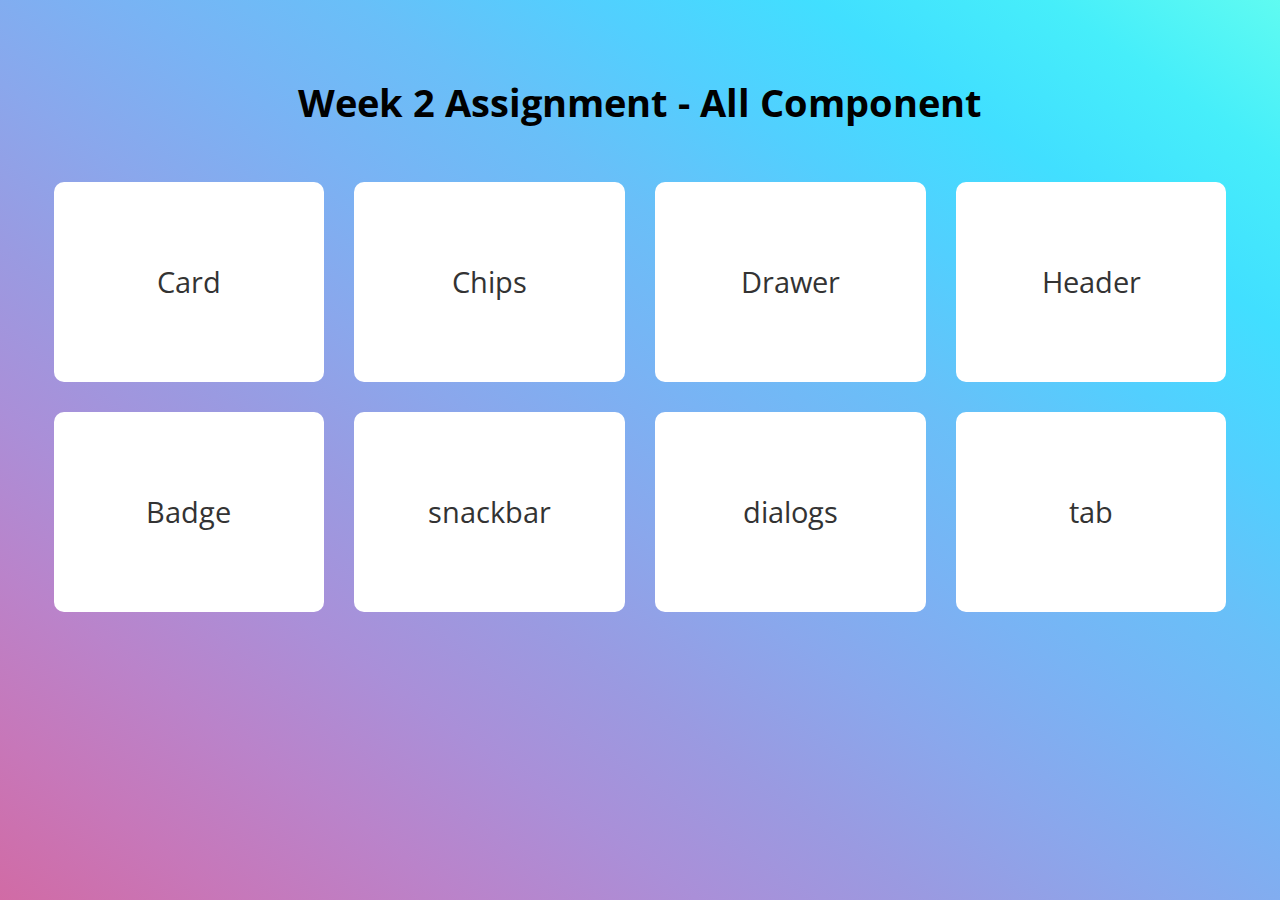
<file: index.html>
<!DOCTYPE html>
<html lang="en">
<head>
    <meta charset="UTF-8">
    <meta http-equiv="X-UA-Compatible" content="IE=edge">
    <meta name="viewport" content="width=device-width, initial-scale=1.0">
    <link rel="stylesheet" href="./style/styles.css">
    <link rel="stylesheet" href="./style/main.css">
    <title>Components | Home</title>
</head>
<body>
    <h1>Week 2 Assignment - All Component</h1>
    <div class="home__grid">
        <a href="https://css-components-lomesh.netlify.app/components/cards.html"><div class="home__card">Card</div></a>
        <a href="https://css-components-lomesh.netlify.app/components/chips.html"><div class="home__chip">Chips</div></a>
        <a href="https://css-components-lomesh.netlify.app/components/drawer.html"><div class="home__drawer">Drawer</div></a>
        <a href="https://css-components-lomesh.netlify.app/components/header/header.html"><div class="home__header">Header</div></a>
        <a href="https://css-components-lomesh.netlify.app/components/badges.html"><div class="home__badge">Badge</div></a>
        <a href="https://css-components-lomesh.netlify.app/components/snackbar.html"><div class="home__snackbar">snackbar</div></a>
        <a href="https://css-components-lomesh.netlify.app/components/dialouge.html"><div class="home__dialog">dialogs</div></a>
        <a href="https://css-components-lomesh.netlify.app/components/tabs.html"><div class="home__tab">tab</div></a>
    </div>
</body>
</html>
</file>
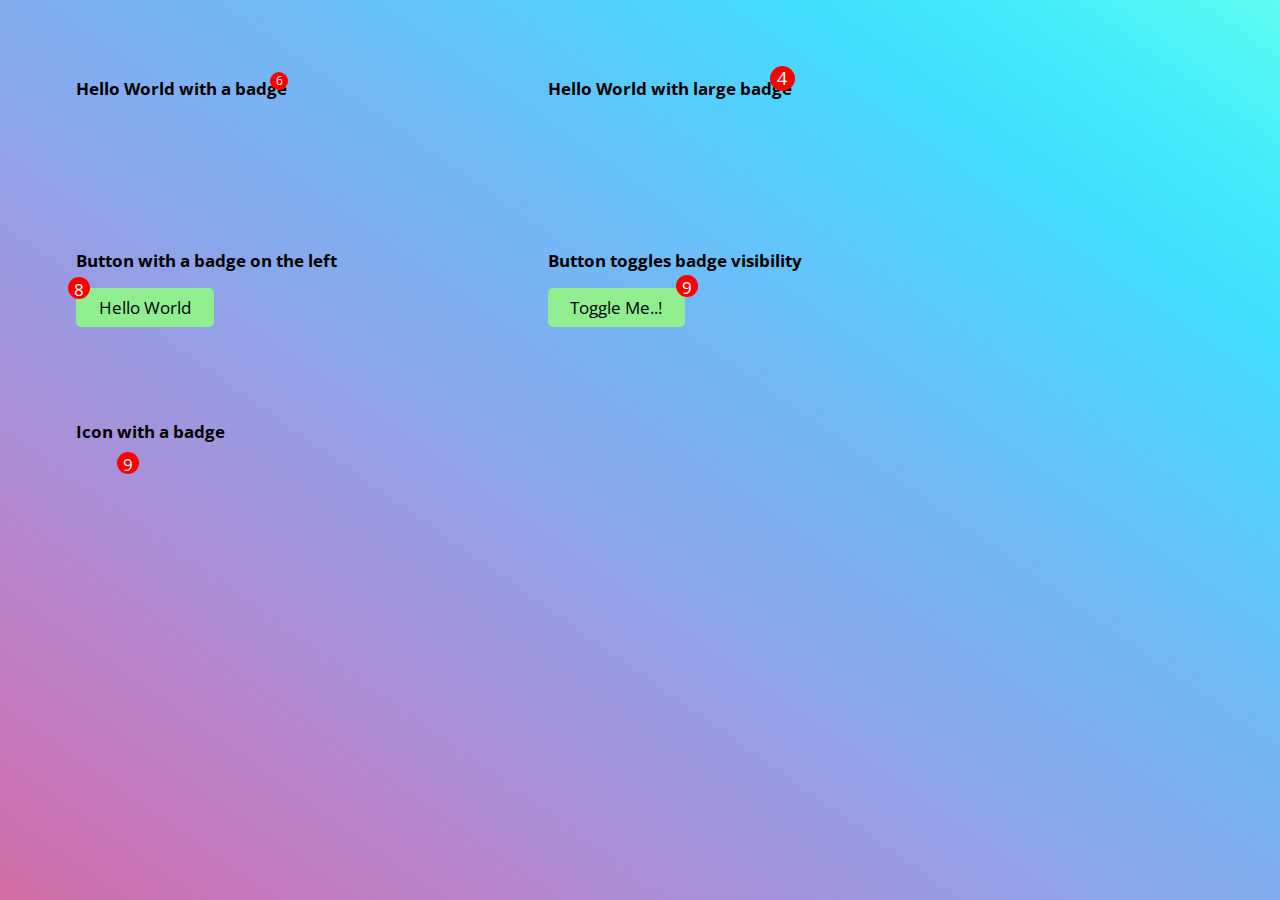
<file: components/badges.html>
<!DOCTYPE html>
<html lang="en">
<head>
    <meta charset="UTF-8">
    <meta http-equiv="X-UA-Compatible" content="IE=edge">
    <meta name="viewport" content="width=device-width, initial-scale=1.0">
    <link rel="stylesheet" href="../style/styles.css">
    <link rel="stylesheet" href="../style/badges.css">
    <link
      rel="stylesheet"
      href="https://pro.fontawesome.com/releases/v5.10.0/css/all.css"
      integrity="sha384-AYmEC3Yw5cVb3ZcuHtOA93w35dYTsvhLPVnYs9eStHfGJvOvKxVfELGroGkvsg+p"
      crossorigin="anonymous"
    />
    <title>Badge Component</title>
</head>
<body>
    <div class="badge__component">
        
        <div class="small__badge">
            <h3>Hello World with a badge</h3>
            <span>6</span>
        </div>

        <div class="large__badge">
            <h3>Hello World with large badge</h3>
            <span>4</span>
        </div>

        <div class="button__badge">
            <h3>Button with a badge on the left</h3>
            <button>Hello World</button>
            <span>8</span>
        </div>

        <div class="toggle__badge">
            <h3>Button toggles badge visibility</h3>
            <button onclick="toggleSpanElements()">Toggle Me..!</button>
            <span id="hide">9</span>
        </div>

        <div class="icon__badge">
            <h3>Icon with a badge</h3>
            <i class="fa fa-envelope fa-3x" aria-hidden="true"></i>
            <span>9</span>
        </div>
    
    </div>

    <script>
        const toggleSpanElements = () => {
            var span1 = document.querySelector('#hide');
            span1.style.display = span1.style.display === 'none' ? 'block' : 'none';
        }
    </script>
</body>
</html>
</file>
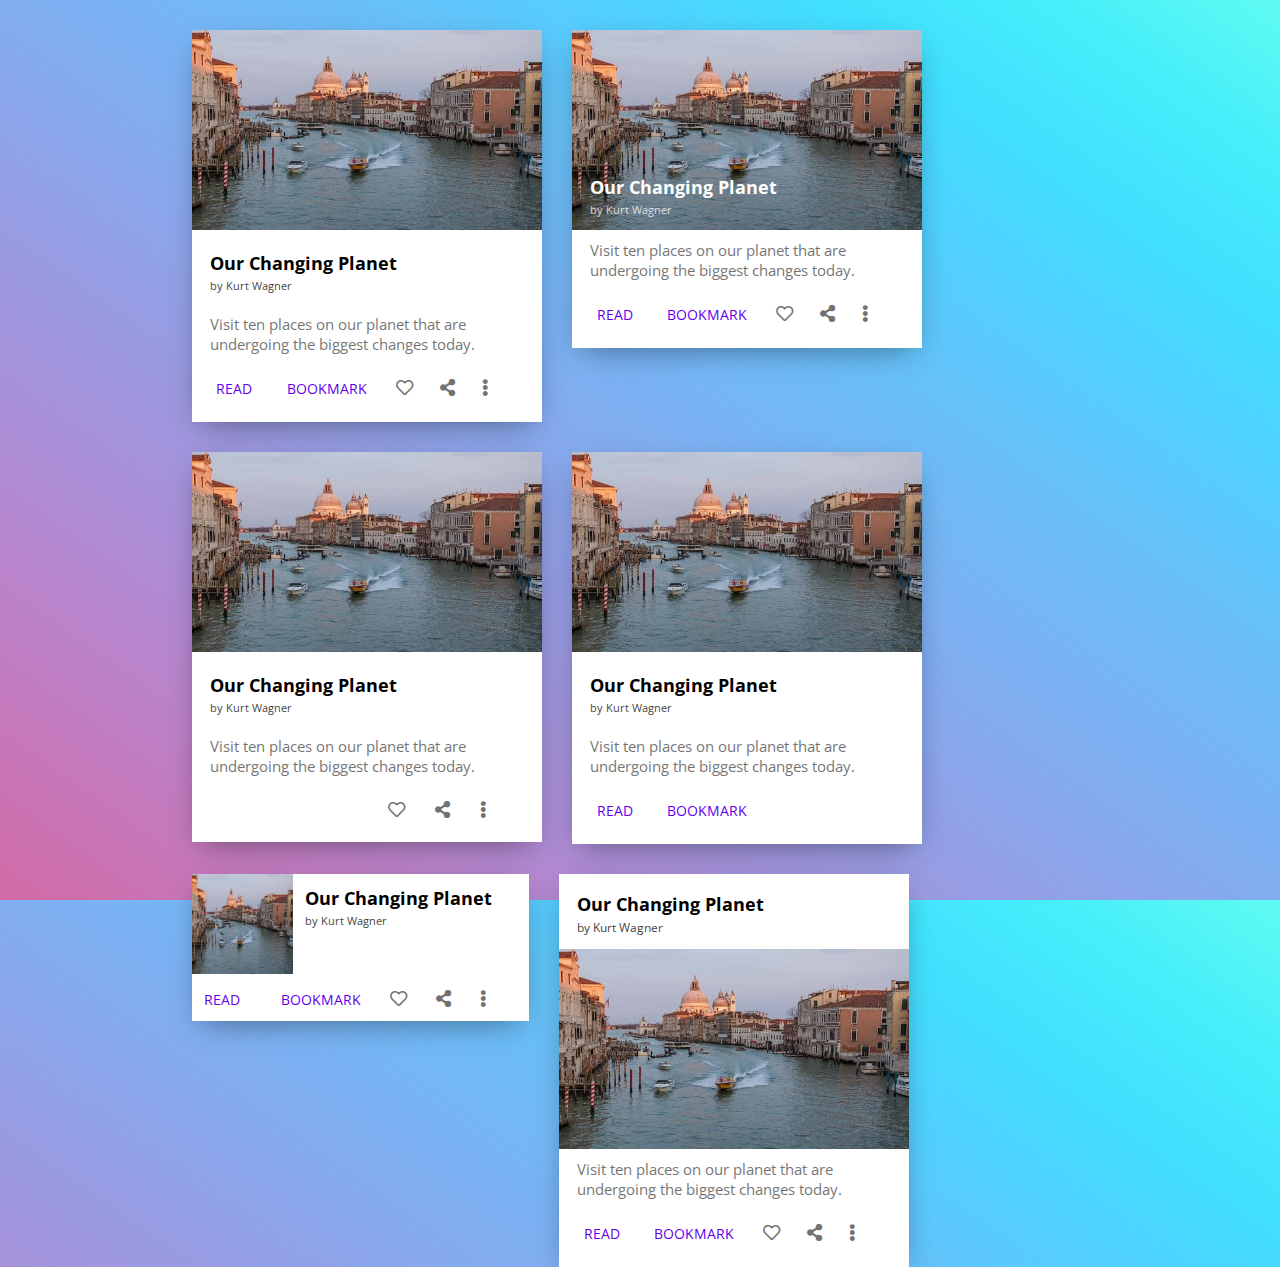
<file: components/cards.html>
<!DOCTYPE html>
<html lang="en">
  <head>
    <meta charset="UTF-8" />
    <meta http-equiv="X-UA-Compatible" content="IE=edge" />
    <meta name="viewport" content="width=device-width, initial-scale=1.0" />
    <link rel="stylesheet" href="../style/styles.css" />
    <link rel="stylesheet" href="../style/cards.css" />
    <link
      rel="stylesheet"
      href="https://cdnjs.cloudflare.com/ajax/libs/font-awesome/5.15.4/css/all.min.css"
      integrity="sha512-1ycn6IcaQQ40/MKBW2W4Rhis/DbILU74C1vSrLJxCq57o941Ym01SwNsOMqvEBFlcgUa6xLiPY/NS5R+E6ztJQ=="
      crossorigin="anonymous"
      referrerpolicy="no-referrer"
    />
    <title>Card Component</title>
  </head>
  <body>

    <div class="card-components">


      <div class="card cardOne">
        <div class="hidden__heading">
          <h2 class="card__info card__heading--first">Our Changing Planet</h2>
          <p class="card__info card__heading--second">by Kurt Wagner</p>
        </div>
        <div class="section__one">
          <div class="img">
            <img class="card__img" src="../images/card-bg.jpg" alt="demo" />
          </div>
          <div class="heading">
            <h2 class="card__info card__heading--first">Our Changing Planet</h2>
            <p class="card__info card__heading--second">by Kurt Wagner</p>
          </div>
        </div>
        <div class="para">
          <p class="card__info card__desc">
            Visit ten places on our planet that are undergoing the biggest
            changes today.
          </p>
        </div>
        <div class="card__info card__footer">
          <div class="card__footer--first">
            <button class="card__button">READ</button>
            <button class="card__button">BOOKMARK</button>
          </div>
          <div class="card__info card__footer--second">
            <i class="far fa-heart"></i>
            <i class="fas fa-share-alt"></i>
            <i class="fas fa-ellipsis-v"></i>
          </div>
        </div>
      </div>


      <div class="card cardTwo">
        <div class="hidden__heading">
          <h2 class="card__info card__heading--first">Our Changing Planet</h2>
          <p class="card__info card__heading--second">by Kurt Wagner</p>
        </div>
        <div class="section__one">
          <div class="img">
            <img class="card__img" src="../images/card-bg.jpg" alt="demo" />
          </div>
          <div class="heading">
            <h2 class="card__info card__heading--first">Our Changing Planet</h2>
            <p class="card__info card__heading--second">by Kurt Wagner</p>
          </div>
        </div>
        <div class="para">
          <p class="card__info card__desc">
            Visit ten places on our planet that are undergoing the biggest
            changes today.
          </p>
        </div>
        <div class="card__info card__footer">
          <div class="card__footer--first">
            <button class="card__button">READ</button>
            <button class="card__button">BOOKMARK</button>
          </div>
          <div class="card__info card__footer--second">
            <i class="far fa-heart"></i>
            <i class="fas fa-share-alt"></i>
            <i class="fas fa-ellipsis-v"></i>
          </div>
        </div>
      </div>


      <div class="card cardThree">
        <div class="hidden__heading">
          <h2 class="card__info card__heading--first">Our Changing Planet</h2>
          <p class="card__info card__heading--second">by Kurt Wagner</p>
        </div>
        <div class="section__one">
          <div class="img">
            <img class="card__img" src="../images/card-bg.jpg" alt="demo" />
          </div>
          <div class="heading">
            <h2 class="card__info card__heading--first">Our Changing Planet</h2>
            <p class="card__info card__heading--second">by Kurt Wagner</p>
          </div>
        </div>
        <div class="para">
          <p class="card__info card__desc">
            Visit ten places on our planet that are undergoing the biggest
            changes today.
          </p>
        </div>
        <div class="card__info card__footer">
          <div class="card__footer--first">
            <button class="card__button">READ</button>
            <button class="card__button">BOOKMARK</button>
          </div>
          <div class="card__info card__footer--second">
            <i class="far fa-heart"></i>
            <i class="fas fa-share-alt"></i>
            <i class="fas fa-ellipsis-v"></i>
          </div>
        </div>
      </div>


      <div class="card cardFour">
        <div class="hidden__heading">
          <h2 class="card__info card__heading--first">Our Changing Planet</h2>
          <p class="card__info card__heading--second">by Kurt Wagner</p>
        </div>
        <div class="section__one">
          <div class="img">
            <img class="card__img" src="../images/card-bg.jpg" alt="demo" />
          </div>
          <div class="heading">
            <h2 class="card__info card__heading--first">Our Changing Planet</h2>
            <p class="card__info card__heading--second">by Kurt Wagner</p>
          </div>
        </div>
        <div class="para">
          <p class="card__info card__desc">
            Visit ten places on our planet that are undergoing the biggest
            changes today.
          </p>
        </div>
        <div class="card__info card__footer">
          <div class="card__footer--first">
            <button class="card__button">READ</button>
            <button class="card__button">BOOKMARK</button>
          </div>
          <div class="card__info card__footer--second">
            <i class="far fa-heart"></i>
            <i class="fas fa-share-alt"></i>
            <i class="fas fa-ellipsis-v"></i>
          </div>
        </div>
      </div>


      <div class="card cardFive">
        <div class="hidden__heading">
          <h2 class="card__info card__heading--first">Our Changing Planet</h2>
          <p class="card__info card__heading--second">by Kurt Wagner</p>
        </div>
        <div class="section__one">
          <div class="img">
            <img class="card__img" src="../images/card-bg.jpg" alt="demo" />
          </div>
          <div class="heading">
            <h2 class="card__info card__heading--first">Our Changing Planet</h2>
            <p class="card__info card__heading--second">by Kurt Wagner</p>
          </div>
        </div>
        <div class="para">
          <p class="card__info card__desc">
            Visit ten places on our planet that are undergoing the biggest
            changes today.
          </p>
        </div>
        <div class="card__info card__footer">
          <div class="card__footer--first">
            <button class="card__button">READ</button>
            <button class="card__button">BOOKMARK</button>
          </div>
          <div class="card__info card__footer--second">
            <i class="far fa-heart"></i>
            <i class="fas fa-share-alt"></i>
            <i class="fas fa-ellipsis-v"></i>
          </div>
        </div>
      </div>
      

      <div class="card cardSix">
        <div class="hidden__heading">
          <h2 class="card__info card__heading--first">Our Changing Planet</h2>
          <p class="card__info card__heading--second">by Kurt Wagner</p>
        </div>
        <div class="section__one">
          <div class="img">
            <img class="card__img" src="../images/card-bg.jpg" alt="demo" />
          </div>
          <div class="heading">
            <h2 class="card__info card__heading--first">Our Changing Planet</h2>
            <p class="card__info card__heading--second">by Kurt Wagner</p>
          </div>
        </div>
        <div class="para">
          <p class="card__info card__desc">
            Visit ten places on our planet that are undergoing the biggest
            changes today.
          </p>
        </div>
        <div class="card__info card__footer">
          <div class="card__footer--first">
            <button class="card__button">READ</button>
            <button class="card__button">BOOKMARK</button>
          </div>
          <div class="card__info card__footer--second">
            <i class="far fa-heart"></i>
            <i class="fas fa-share-alt"></i>
            <i class="fas fa-ellipsis-v"></i>
          </div>
        </div>
      </div>
    </div>
  </body>
</html>
</file>
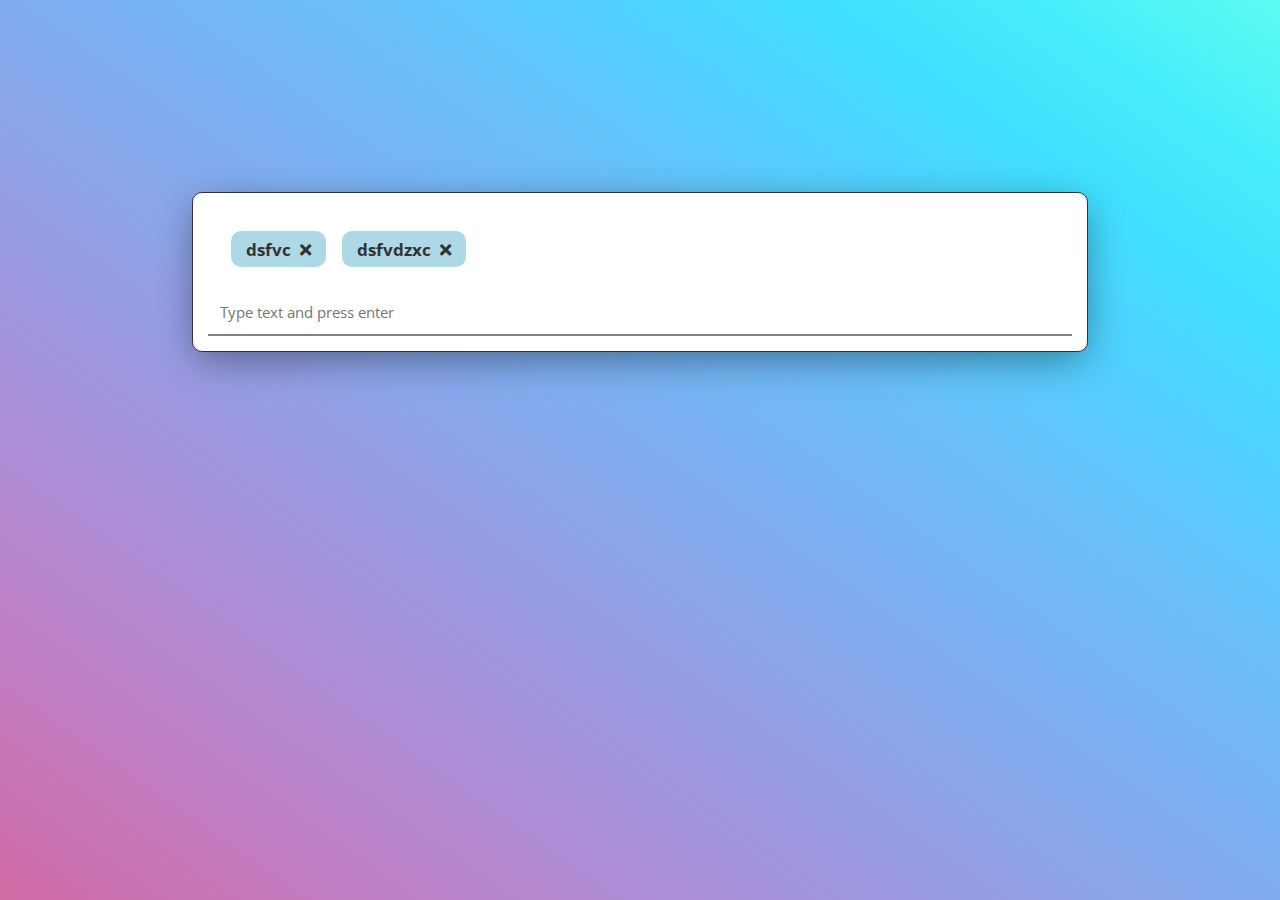
<file: components/chips.html>
<!DOCTYPE html>
<html lang="en">
<head>
    <meta charset="UTF-8">
    <meta http-equiv="X-UA-Compatible" content="IE=edge">
    <meta name="viewport" content="width=device-width, initial-scale=1.0">
    <link rel="stylesheet" href="../style/styles.css">
    <link rel="stylesheet" href="../style/chips.css">
    <link rel="stylesheet" href="https://cdnjs.cloudflare.com/ajax/libs/font-awesome/5.15.4/css/all.min.css" integrity="sha512-1ycn6IcaQQ40/MKBW2W4Rhis/DbILU74C1vSrLJxCq57o941Ym01SwNsOMqvEBFlcgUa6xLiPY/NS5R+E6ztJQ==" crossorigin="anonymous" referrerpolicy="no-referrer" />
    <title>Chip Component</title>
</head>
<body>
    <div class="chips__outer">
        <div class="chips__store" id="chipStore">
            <h1  id="del" >dsfvc <i class="fas fa-times" onclick="remove(event)"></i></h1>
            <h1  id="del" >dsfvdzxc <i class="fas fa-times" onclick="remove(event)"></i></h1>
        </div>
        <input class="chips__input" id="chipInput" type="text" placeholder="Type text and press enter" >
    </div>

    <script>

        function remove(e) {
            e.target.parentElement.remove();
        }

        function newElement(){
            var h1 = document.createElement('h1');
            h1.setAttribute('id','del');
            var inputValue = document.getElementById("chipInput").value;
            h1.innerHTML =`${inputValue} <i class="fas fa-times" onclick="remove(event)"></i>`
                if (inputValue === '') {
                alert("You must write something!");
                } 
                else 
                {
                    document.getElementById("chipStore").appendChild(h1);
                }
            document.getElementById("chipInput").value = "";
        }

        document.addEventListener("keydown", function (event) 
        {
            if (event.keyCode === 13) {
            newElement();
        }
        });
    </script>
</body>
</html>
</file>
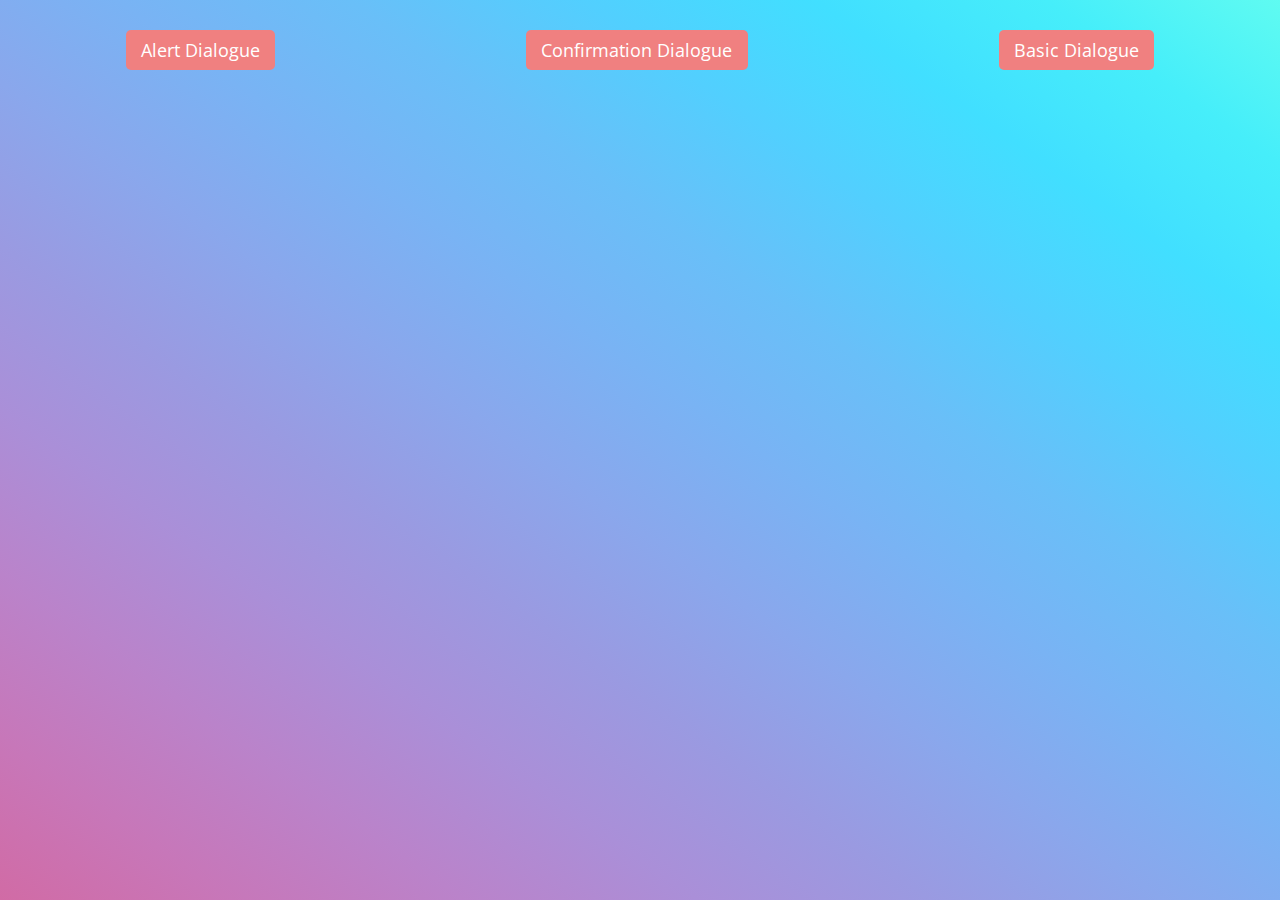
<file: components/dialouge.html>
<!DOCTYPE html>
<html lang="en" >
<head>
    <meta charset="UTF-8">
    <meta http-equiv="X-UA-Compatible" content="IE=edge">
    <meta name="viewport" content="width=device-width, initial-scale=1.0">
    <link rel="stylesheet" href="../style/dialouge.css">
    <link rel="stylesheet" href="../style/styles.css">
    <title>Dialogue Component</title>
</head>
<body>
    <div class="button__all">
        <button class="first__popup_btn" onclick="openfirst()">Alert Dialogue</button>
        <button class="second__popup_btn" onclick="opensecond()">Confirmation Dialogue</button>
        <button class="second__popup_btn" onclick="openthird()">Basic Dialogue</button>
    </div>

    <div class="main__outer" onclick="closethird()">

    <div class="first__popup center">
        <h3>Hello Neogrammers !</h3>
        <p>Lorem Ipsum is simply dummy text of the 
            printing and typesetting industry.</p>
        <button onclick="closefirst()" >Close</button>
    </div>



    <div class="second__popup center">
        <h3>Hello Neogrammers !</h3>
        <h3>Dont forget to practice these all things</h3>
        <div class="second__buttons--flex">
            <h4><input  type="radio" name="Flexbox"> Flexbox</h4>
            <h4><input  type="radio" name="Flexbox"> Position</h4>
            <h4><input  type="radio" name="Flexbox"> Grid</h4>
            <h4><input  type="radio" name="Flexbox"> Responsive</h4>
            <h4><input  type="radio" name="Flexbox"> Stacking context</h4>
            <h4><input  type="radio" name="Flexbox"> Z-index</h4>
            <h4><input  type="radio" name="Flexbox"> Flexbox</h4>
        </div>
        <button onclick="closesecond()">Close</button>
    </div>


    <div class="third__popup center">
        <p>Lorem Ipsum is simply dummy text of the 
            printing and typesetting industry.</p>
        <p>Lorem Ipsum is simply dummy text of the 
            printing and typesetting industry.</p>
        <p>Lorem Ipsum is simply dummy text of the 
            printing and typesetting industry.</p>
    </div>

</div>



    <script>
        const openfirst = () => {
            document.getElementsByClassName("first__popup")[0].classList.add("active");
        }
        const closefirst = () => {
            document.getElementsByClassName("first__popup")[0].classList.remove("active");
        }


        const opensecond = () => {
            document.getElementsByClassName("second__popup")[0].classList.add("active");
        }
        const closesecond = () => {
            document.getElementsByClassName("second__popup")[0].classList.remove("active");
        }
         

        const openthird = () => {
            document.getElementsByClassName("third__popup")[0].classList.add("active");
        }
        const closethird = () => {
            document.getElementsByClassName("third__popup")[0].classList.remove("active");
        }
    </script>


</body>
</html>
</file>
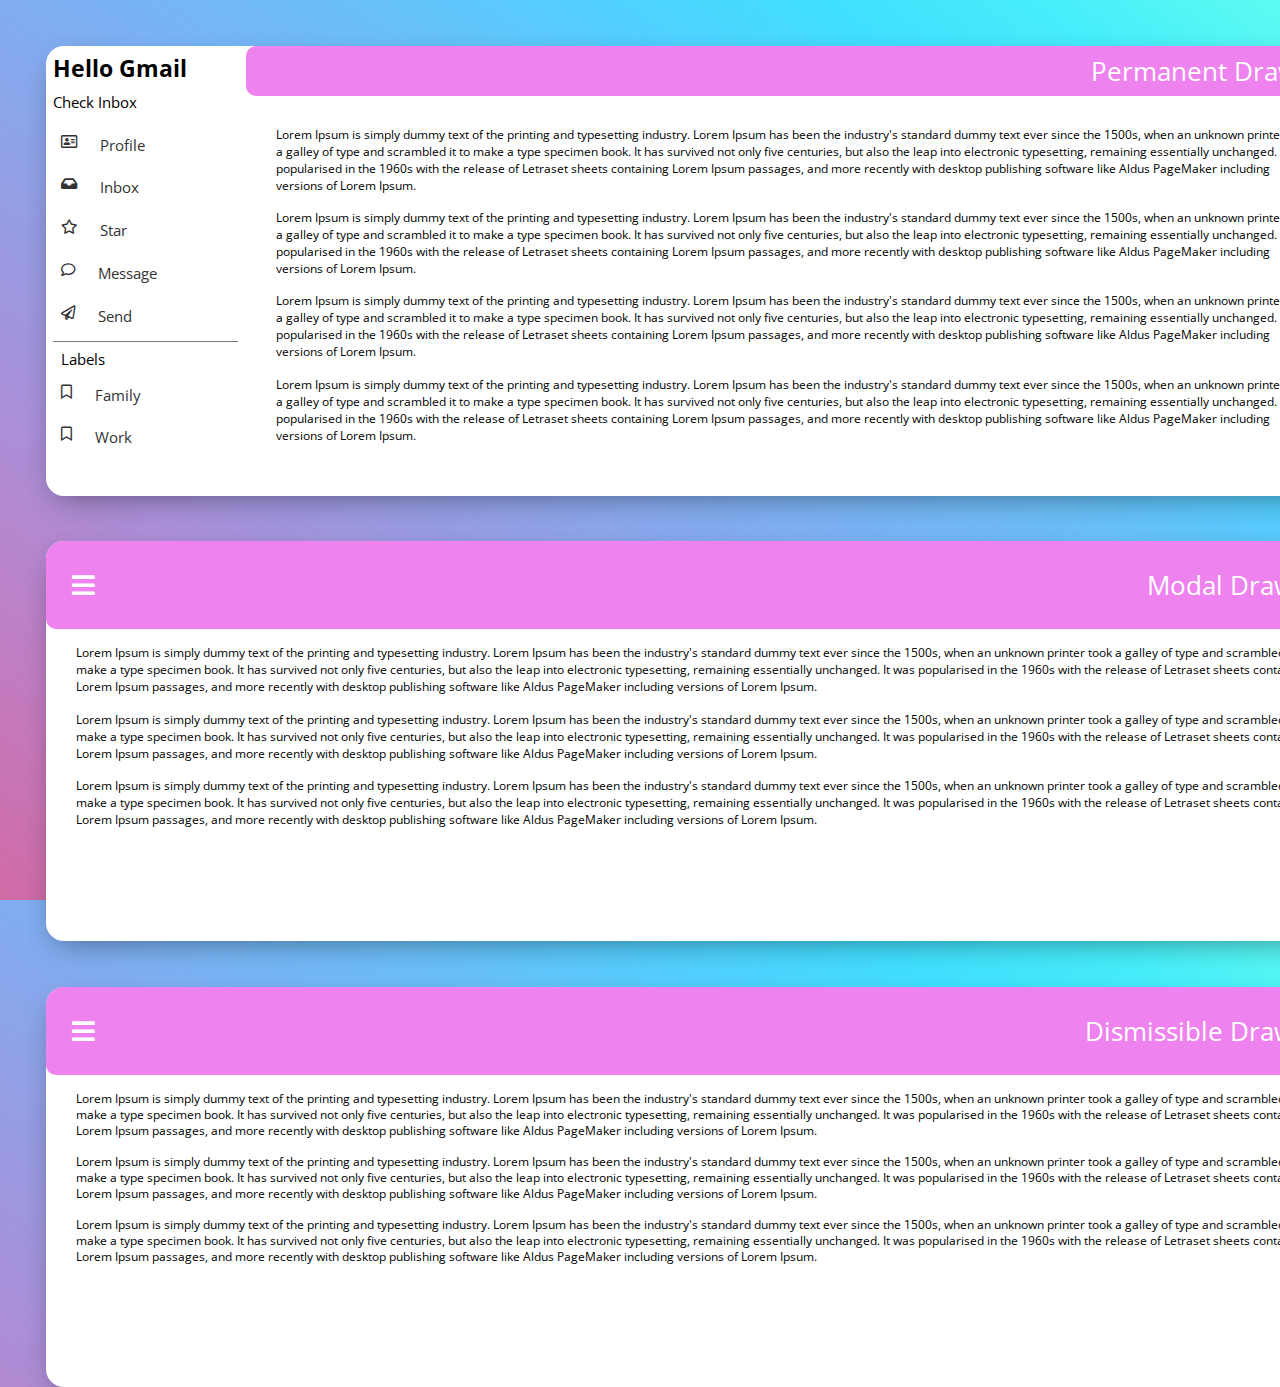
<file: components/drawer.html>
<!DOCTYPE html>
<html lang="en">
<head>
    <meta charset="UTF-8">
    <meta http-equiv="X-UA-Compatible" content="IE=edge">
    <meta name="viewport" content="width=device-width, initial-scale=1.0">
    <link rel="stylesheet" href="../style/styles.css">
    <link rel="stylesheet" href="../style/drawer.css">
    <link rel="stylesheet" href="https://cdnjs.cloudflare.com/ajax/libs/font-awesome/5.15.4/css/all.min.css" integrity="sha512-1ycn6IcaQQ40/MKBW2W4Rhis/DbILU74C1vSrLJxCq57o941Ym01SwNsOMqvEBFlcgUa6xLiPY/NS5R+E6ztJQ==" crossorigin="anonymous" referrerpolicy="no-referrer" />
    <title>Drawer component</title>
</head>
<body>

        <!-- First sidebar -->

     <div class="main__grid"> 
        
         <div class="aside">
            <h1>Hello Gmail</h1>
            <p>Check Inbox</p>
            <div class="aside__main">
                <div class="aside__main--first">
                    <button><i class="far fa-address-card"></i>Profile</button>
                    <button><i class="fas fa-inbox"></i>Inbox</button>
                    <button><i class="far fa-star"></i>Star</button>
                    <button><i class="far fa-comment"></i>Message</button>
                    <button><i class="far fa-paper-plane"></i>Send</button>
                </div>
                <div class="aside__main--second">
                    <p>Labels</p>
                    <button><i class="far fa-bookmark"></i>Family</button>
                    <button><i class="far fa-bookmark"></i>Work</button>
                    <button><i class="far fa-bookmark"></i>Friend</button>
                    <button><i class="far fa-bookmark"></i>College</button>
                </div>
                <div class="aside__main--third">
                    <p>Personal</p>
                    <button><i class="fas fa-sliders-h"></i>Setting</button>
                    <button><i class="far fa-bell"></i>Notification</button>
                    <button><i class="fas fa-user-alt"></i>Profile</button>
                    <button><i class="fas fa-cloud-download-alt"></i>Download</button>
                </div>
            </div>
        </div>

        <div class="header headerOne">
            <p>Permanent Drawer</p>
        </div>

        <div class="main">
            <p>Lorem Ipsum is simply dummy text of the printing and typesetting industry. Lorem Ipsum has been the industry's standard dummy text ever since the 1500s, when an unknown printer took a galley of type and scrambled it to make a type specimen book. It has survived not only five centuries, but also the leap into electronic typesetting, remaining essentially unchanged. It was popularised in the 1960s with the release of Letraset sheets containing Lorem Ipsum passages, and more recently with desktop publishing software like Aldus PageMaker including versions of Lorem Ipsum.</p>
            <p>Lorem Ipsum is simply dummy text of the printing and typesetting industry. Lorem Ipsum has been the industry's standard dummy text ever since the 1500s, when an unknown printer took a galley of type and scrambled it to make a type specimen book. It has survived not only five centuries, but also the leap into electronic typesetting, remaining essentially unchanged. It was popularised in the 1960s with the release of Letraset sheets containing Lorem Ipsum passages, and more recently with desktop publishing software like Aldus PageMaker including versions of Lorem Ipsum.</p>
            <p>Lorem Ipsum is simply dummy text of the printing and typesetting industry. Lorem Ipsum has been the industry's standard dummy text ever since the 1500s, when an unknown printer took a galley of type and scrambled it to make a type specimen book. It has survived not only five centuries, but also the leap into electronic typesetting, remaining essentially unchanged. It was popularised in the 1960s with the release of Letraset sheets containing Lorem Ipsum passages, and more recently with desktop publishing software like Aldus PageMaker including versions of Lorem Ipsum.</p>
            <p>Lorem Ipsum is simply dummy text of the printing and typesetting industry. Lorem Ipsum has been the industry's standard dummy text ever since the 1500s, when an unknown printer took a galley of type and scrambled it to make a type specimen book. It has survived not only five centuries, but also the leap into electronic typesetting, remaining essentially unchanged. It was popularised in the 1960s with the release of Letraset sheets containing Lorem Ipsum passages, and more recently with desktop publishing software like Aldus PageMaker including versions of Lorem Ipsum.</p>
        </div>
    </div> 


    <!-- Second sidebar -->

    <div class="second__sidebar">
        
        <div class="aside asideTwo" id="sidebarTwo">
            <h1>Hello Gmail<i class="fas fas fa-window-close" onclick="hideSidebar()"></i>
            </h1>
            <p>Check Inbox</p>
            <div class="aside__main">
                <div class="aside__main--first">
                    <button><i class="far fa-address-card"></i>Profile</button>
                    <button><i class="fas fa-inbox"></i>Inbox</button>
                    <button><i class="far fa-star"></i>Star</button>
                    <button><i class="far fa-comment"></i>Message</button>
                    <button><i class="far fa-paper-plane"></i>Send</button>
                </div>
                <div class="aside__main--second">
                    <p>Labels</p>
                    <button><i class="far fa-bookmark"></i>Family</button>
                    <button><i class="far fa-bookmark"></i>Work</button>
                    <button><i class="far fa-bookmark"></i>Friend</button>
                    <button><i class="far fa-bookmark"></i>College</button>
                </div>
                <div class="aside__main--third">
                    <p>Personal</p>
                    <button><i class="fas fa-sliders-h"></i>Setting</button>
                    <button><i class="far fa-bell"></i>Notification</button>
                    <button><i class="fas fa-user-alt"></i>Profile</button>
                    <button><i class="fas fa-cloud-download-alt"></i>Download</button>
                </div>
            </div>
        </div>
        <div class="header headerTwo">
            <i class="fas fa-bars" onclick="showSidebar()"></i>
            <p>Modal Drawer</p>
            </div>
        
        <div class="main mainTwo">
            <p>Lorem Ipsum is simply dummy text of the printing and typesetting industry. Lorem Ipsum has been the industry's standard dummy text ever since the 1500s, when an unknown printer took a galley of type and scrambled it to make a type specimen book. It has survived not only five centuries, but also the leap into electronic typesetting, remaining essentially unchanged. It was popularised in the 1960s with the release of Letraset sheets containing Lorem Ipsum passages, and more recently with desktop publishing software like Aldus PageMaker including versions of Lorem Ipsum.</p>
            <p>Lorem Ipsum is simply dummy text of the printing and typesetting industry. Lorem Ipsum has been the industry's standard dummy text ever since the 1500s, when an unknown printer took a galley of type and scrambled it to make a type specimen book. It has survived not only five centuries, but also the leap into electronic typesetting, remaining essentially unchanged. It was popularised in the 1960s with the release of Letraset sheets containing Lorem Ipsum passages, and more recently with desktop publishing software like Aldus PageMaker including versions of Lorem Ipsum.</p>
            <p>Lorem Ipsum is simply dummy text of the printing and typesetting industry. Lorem Ipsum has been the industry's standard dummy text ever since the 1500s, when an unknown printer took a galley of type and scrambled it to make a type specimen book. It has survived not only five centuries, but also the leap into electronic typesetting, remaining essentially unchanged. It was popularised in the 1960s with the release of Letraset sheets containing Lorem Ipsum passages, and more recently with desktop publishing software like Aldus PageMaker including versions of Lorem Ipsum.</p>
        </div>
    </div>


        <!-- Three sidebar -->

        <div class="second__sidebar">
        
            <div class="aside asideTwo" id="sidebarThree">
                <h1>Hello Gmail
                </h1>
                <p>Check Inbox</p>
                <div class="aside__main">
                    <div class="aside__main--first">
                        <button><i class="far fa-address-card"></i>Profile</button>
                        <button><i class="fas fa-inbox"></i>Inbox</button>
                        <button><i class="far fa-star"></i>Star</button>
                        <button><i class="far fa-comment"></i>Message</button>
                        <button><i class="far fa-paper-plane"></i>Send</button>
                    </div>
                    <div class="aside__main--second">
                        <p>Labels</p>
                        <button><i class="far fa-bookmark"></i>Family</button>
                        <button><i class="far fa-bookmark"></i>Work</button>
                        <button><i class="far fa-bookmark"></i>Friend</button>
                        <button><i class="far fa-bookmark"></i>College</button>
                    </div>
                    <div class="aside__main--third">
                        <p>Personal</p>
                        <button><i class="fas fa-sliders-h"></i>Setting</button>
                        <button><i class="far fa-bell"></i>Notification</button>
                        <button><i class="fas fa-user-alt"></i>Profile</button>
                        <button><i class="fas fa-cloud-download-alt"></i>Download</button>
                    </div>
                </div>
            </div>
            <div class="main__three" id="main_three">
            <div class="header headerTwo">
                <i class="fas fa-bars" onclick="showSidebarThree()"></i>
                <p>Dismissible Drawer</p>
                </div>
            
            <div class="main mainTwo">
                <p>Lorem Ipsum is simply dummy text of the printing and typesetting industry. Lorem Ipsum has been the industry's standard dummy text ever since the 1500s, when an unknown printer took a galley of type and scrambled it to make a type specimen book. It has survived not only five centuries, but also the leap into electronic typesetting, remaining essentially unchanged. It was popularised in the 1960s with the release of Letraset sheets containing Lorem Ipsum passages, and more recently with desktop publishing software like Aldus PageMaker including versions of Lorem Ipsum.</p>
                <p>Lorem Ipsum is simply dummy text of the printing and typesetting industry. Lorem Ipsum has been the industry's standard dummy text ever since the 1500s, when an unknown printer took a galley of type and scrambled it to make a type specimen book. It has survived not only five centuries, but also the leap into electronic typesetting, remaining essentially unchanged. It was popularised in the 1960s with the release of Letraset sheets containing Lorem Ipsum passages, and more recently with desktop publishing software like Aldus PageMaker including versions of Lorem Ipsum.</p>
                <p>Lorem Ipsum is simply dummy text of the printing and typesetting industry. Lorem Ipsum has been the industry's standard dummy text ever since the 1500s, when an unknown printer took a galley of type and scrambled it to make a type specimen book. It has survived not only five centuries, but also the leap into electronic typesetting, remaining essentially unchanged. It was popularised in the 1960s with the release of Letraset sheets containing Lorem Ipsum passages, and more recently with desktop publishing software like Aldus PageMaker including versions of Lorem Ipsum.</p>
            </div>
        </div>
        </div>


     <script>
        function showSidebar() {
            document.getElementById("sidebarTwo").classList.toggle("active");
        }
        function hideSidebar() {
            document.getElementById("sidebarTwo").classList.toggle("active");
        }


        function showSidebarThree() {
            document.getElementById("sidebarThree").classList.toggle("active");
            document.getElementById("main_three").classList.toggle("section__three");

        }
        </script>
</body>
</html>
</file>
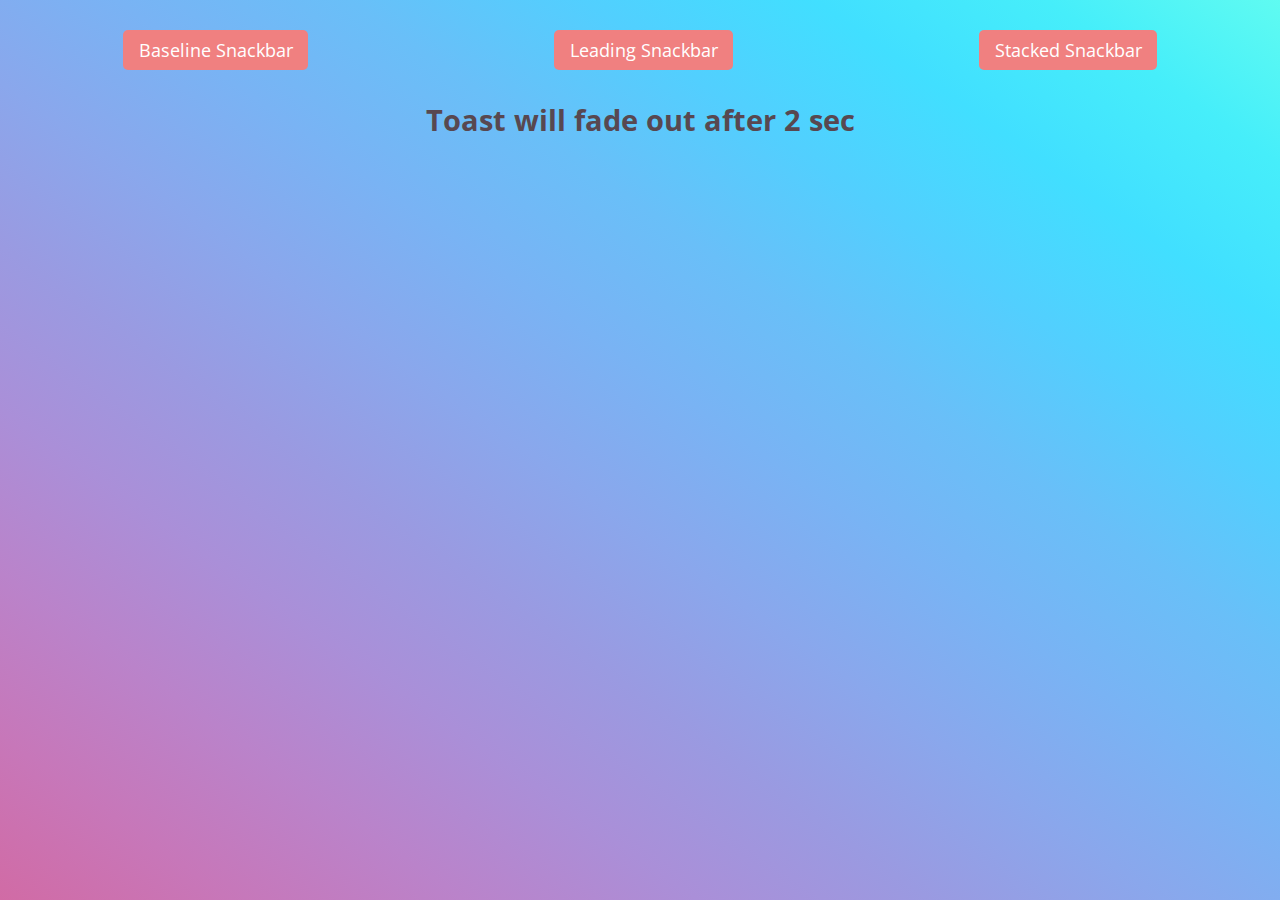
<file: components/snackbar.html>
<!DOCTYPE html>
<html lang="en" >
<head>
    <meta charset="UTF-8">
    <meta http-equiv="X-UA-Compatible" content="IE=edge">
    <meta name="viewport" content="width=device-width, initial-scale=1.0">
    <link rel="stylesheet" href="../style/snackbar.css">
    <link rel="stylesheet" href="../style/styles.css">
    <link rel="stylesheet" href="https://cdnjs.cloudflare.com/ajax/libs/font-awesome/5.15.4/css/all.min.css" integrity="sha512-1ycn6IcaQQ40/MKBW2W4Rhis/DbILU74C1vSrLJxCq57o941Ym01SwNsOMqvEBFlcgUa6xLiPY/NS5R+E6ztJQ==" crossorigin="anonymous" referrerpolicy="no-referrer" />
    <title>Snackbar Component</title>
</head>
<body>
    <div class="button__all">
        <button class="first__popup_btn" onclick="openfirst()">Baseline Snackbar</button>
        <button class="second__popup_btn" onclick="opensecond()">Leading Snackbar</button>
        <button class="second__popup_btn" onclick="openthird()">Stacked Snackbar</button>
    </div>
    <div class="snack__notice">
    <h1>Toast will fade out after 2 sec</h1>
    </div>

    <div class="first__snack ">
        <p>Can't send photo. Retry in 5 seconds<button>RETRY</button>  <button onclick="closefirst()" ><i class="fas fa-times"></i></button></p>
    </div>

    <div class="second__snack ">
        <p>Your photo has been archived.<button>UNDO</button>  <button onclick="closesecond()" ><i class="fas fa-times"></i></button></p>
    </div>

    <div class="third__snack ">
        <p>This item already has the label "travel". You can add a new label.</p>
        <div class="third__button">
        <button>ADD A NEW LABEL</button>  <button onclick="closethird()" ><i class="fas fa-times"></i></button>
        </div>
    </div>

    <script>
        const openfirst = () => {
            document.getElementsByClassName("first__snack")[0].classList.add("active");
            setTimeout(function() {
            document.getElementsByClassName("first__snack")[0].classList.remove("active");
        }, 2000);
        }
        const closefirst = () => {
            document.getElementsByClassName("first__snack")[0].classList.remove("active");
        }


        const opensecond = () => {
            document.getElementsByClassName("second__snack")[0].classList.add("active");
            setTimeout(function() {
            document.getElementsByClassName("second__snack")[0].classList.remove("active");
        }, 2000);
        }
        const closesecond = () => {
            document.getElementsByClassName("second__snack")[0].classList.remove("active");
        }
         

        const openthird = () => {
            document.getElementsByClassName("third__snack")[0].classList.add("active");
            setTimeout(function() {
            document.getElementsByClassName("third__snack")[0].classList.remove("active");
        }, 2000);
        }
        const closethird = () => {
            document.getElementsByClassName("third__snack")[0].classList.remove("active");
        }
    </script>


</body>
</html>
</file>
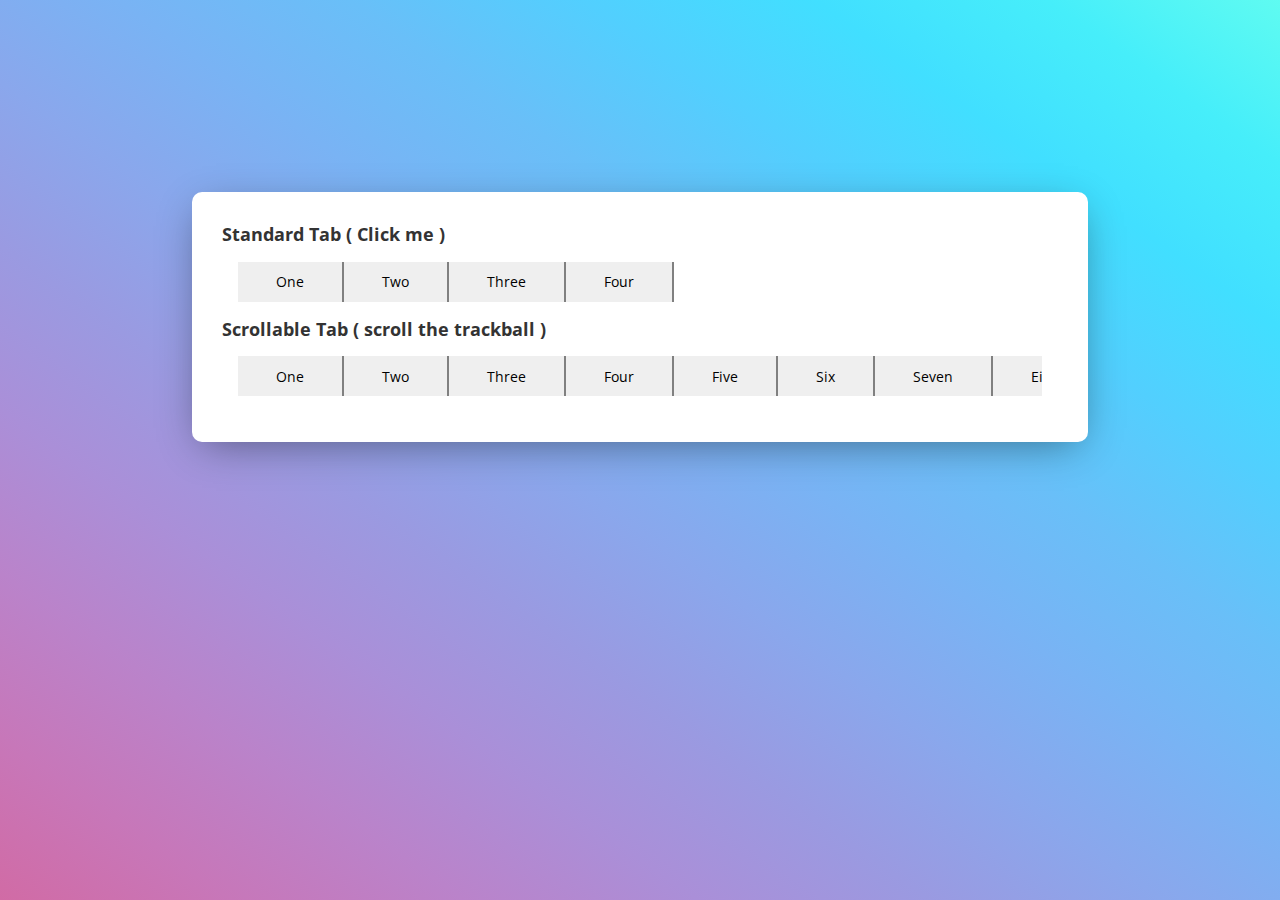
<file: components/tabs.html>
<!DOCTYPE html>
<html lang="en">
<head>
    <meta charset="UTF-8">
    <meta http-equiv="X-UA-Compatible" content="IE=edge">
    <meta name="viewport" content="width=device-width, initial-scale=1.0">
    <link rel="stylesheet" href="../style/styles.css">
    <link rel="stylesheet" href="../style/tabs.css">
    <link rel="stylesheet" href="https://cdnjs.cloudflare.com/ajax/libs/font-awesome/5.15.4/css/all.min.css" integrity="sha512-1ycn6IcaQQ40/MKBW2W4Rhis/DbILU74C1vSrLJxCq57o941Ym01SwNsOMqvEBFlcgUa6xLiPY/NS5R+E6ztJQ==" crossorigin="anonymous" referrerpolicy="no-referrer" />
    <title>Tab Component</title>
</head>
<body>
    <div class="main__outer">
        <h1>Standard Tab ( Click me )</h1>
        <div class="fixed__tab">
            <button>One</button>
            <button>Two</button>
            <button>Three</button>
            <button>Four</button>
        </div>
        <h1>Scrollable Tab ( scroll the trackball )</h1>
        <div class="scroll__tab" id="scroll">
            <button>One</button>
            <button>Two</button>
            <button>Three</button>
            <button>Four</button>
            <button>Five</button>
            <button>Six</button>
            <button>Seven</button>
            <button>Eight</button>
            <button>Nine</button>
            <button>Ten</button>
            <button>Eleven</button>
        </div>
    </div>
    <script>
        var item = document.getElementById("scroll");

        window.addEventListener("wheel", function (e) {
             if (e.deltaY > 0) item.scrollLeft += 100;
                else item.scrollLeft -= 100;
             });
    </script>
</body>
</html>
</file>
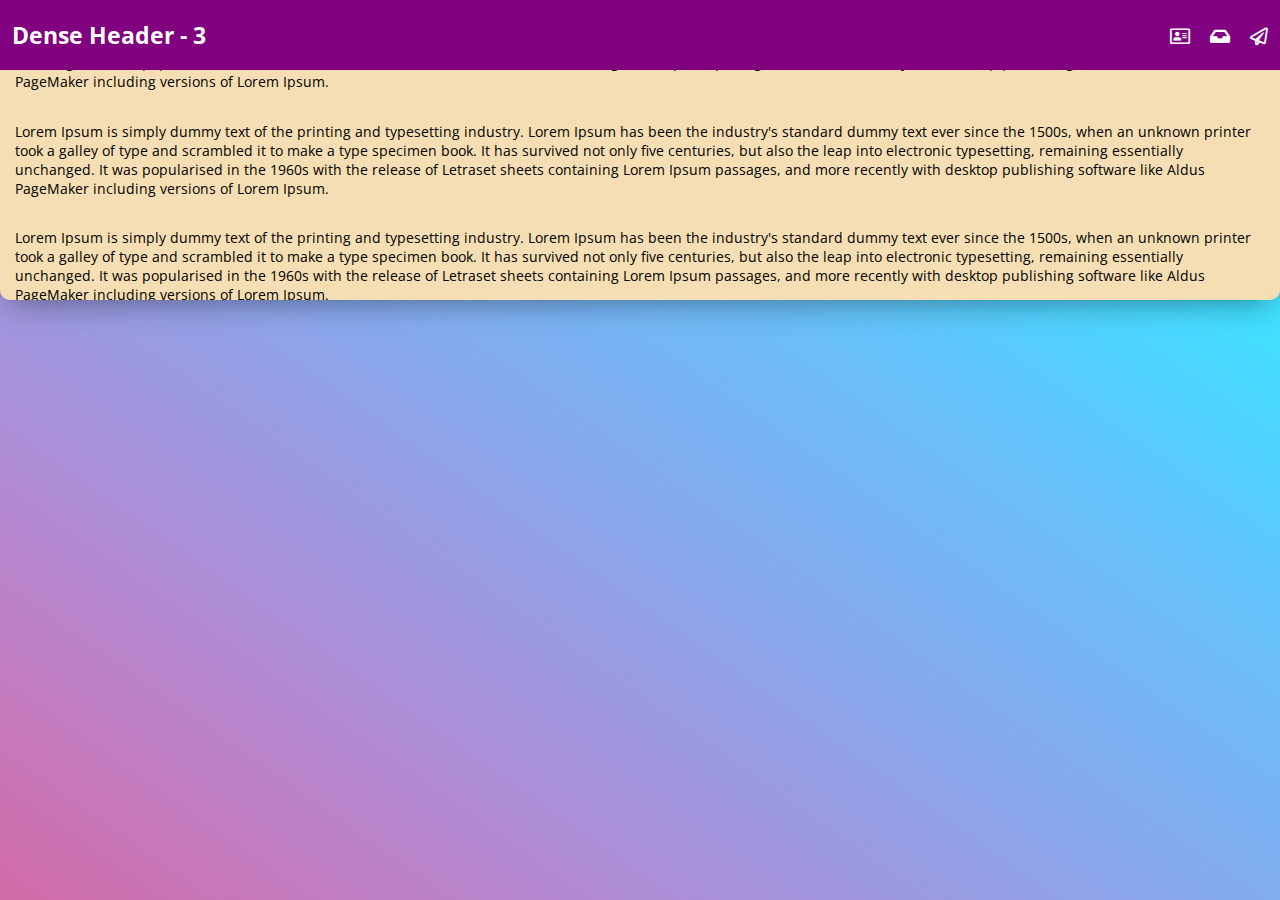
<file: components/header/denseheader.html>
<!DOCTYPE html>
<html lang="en">
  <head>
    <meta charset="UTF-8" />
    <meta name="viewport" content="width=device-width, initial-scale=1.0" />
    <meta http-equiv="X-UA-Compatible" content="ie=edge" />
    <link rel="stylesheet" href="../../style/styles.css">
    <link rel="stylesheet" href="../../style/header.css">
    <link rel="stylesheet" href="https://cdnjs.cloudflare.com/ajax/libs/font-awesome/5.15.4/css/all.min.css" integrity="sha512-1ycn6IcaQQ40/MKBW2W4Rhis/DbILU74C1vSrLJxCq57o941Ym01SwNsOMqvEBFlcgUa6xLiPY/NS5R+E6ztJQ==" crossorigin="anonymous" referrerpolicy="no-referrer" />

    <title>Header Component</title>

  </head>
  <body>

        <div class="outer__main" id="outer__three">
            <nav class="dense__nav" id="denseNav">
                <div class="name">
                    <h1>Dense Header - 3</h1>
                </div>
                <div class="menu">
                    <h3><i class="far fa-address-card"></i></h3>
                    <h3><i class="fas fa-inbox"></i></h3>
                    <h3><i class="far fa-paper-plane"></i></h3>
                </div>
            </nav>
            <div class="div__info">
                <p>Lorem Ipsum is simply dummy text of the printing and typesetting industry. Lorem Ipsum has been the industry's standard dummy text ever since the 1500s, when an unknown printer took a galley of type and scrambled it to make a type specimen book. It has survived not only five centuries, but also the leap into electronic typesetting, remaining essentially unchanged. It was popularised in the 1960s with the release of Letraset sheets containing Lorem Ipsum passages, and more recently with desktop publishing software like Aldus PageMaker including versions of Lorem Ipsum.</p>
                <p>Lorem Ipsum is simply dummy text of the printing and typesetting industry. Lorem Ipsum has been the industry's standard dummy text ever since the 1500s, when an unknown printer took a galley of type and scrambled it to make a type specimen book. It has survived not only five centuries, but also the leap into electronic typesetting, remaining essentially unchanged. It was popularised in the 1960s with the release of Letraset sheets containing Lorem Ipsum passages, and more recently with desktop publishing software like Aldus PageMaker including versions of Lorem Ipsum.</p>
                <p>Lorem Ipsum is simply dummy text of the printing and typesetting industry. Lorem Ipsum has been the industry's standard dummy text ever since the 1500s, when an unknown printer took a galley of type and scrambled it to make a type specimen book. It has survived not only five centuries, but also the leap into electronic typesetting, remaining essentially unchanged. It was popularised in the 1960s with the release of Letraset sheets containing Lorem Ipsum passages, and more recently with desktop publishing software like Aldus PageMaker including versions of Lorem Ipsum.</p>
                <p>Lorem Ipsum is simply dummy text of the printing and typesetting industry. Lorem Ipsum has been the industry's standard dummy text ever since the 1500s, when an unknown printer took a galley of type and scrambled it to make a type specimen book. It has survived not only five centuries, but also the leap into electronic typesetting, remaining essentially unchanged. It was popularised in the 1960s with the release of Letraset sheets containing Lorem Ipsum passages, and more recently with desktop publishing software like Aldus PageMaker including versions of Lorem Ipsum.</p>
                <p>Lorem Ipsum is simply dummy text of the printing and typesetting industry. Lorem Ipsum has been the industry's standard dummy text ever since the 1500s, when an unknown printer took a galley of type and scrambled it to make a type specimen book. It has survived not only five centuries, but also the leap into electronic typesetting, remaining essentially unchanged. It was popularised in the 1960s with the release of Letraset sheets containing Lorem Ipsum passages, and more recently with desktop publishing software like Aldus PageMaker including versions of Lorem Ipsum.</p>
                <p>Lorem Ipsum is simply dummy text of the printing and typesetting industry. Lorem Ipsum has been the industry's standard dummy text ever since the 1500s, when an unknown printer took a galley of type and scrambled it to make a type specimen book. It has survived not only five centuries, but also the leap into electronic typesetting, remaining essentially unchanged. It was popularised in the 1960s with the release of Letraset sheets containing Lorem Ipsum passages, and more recently with desktop publishing software like Aldus PageMaker including versions of Lorem Ipsum.</p>

            </div>
        </div>



        <script>
            var navThree = document.getElementById('outer__three');
            navThree.onwheel = e => {
                if(e.deltaY >= 0){
                    document.getElementById("denseNav").classList.add("active");
                } else {
                    document.getElementById("denseNav").classList.remove("active");
                }
                }
        </script>
  </body>
</html>
</file>
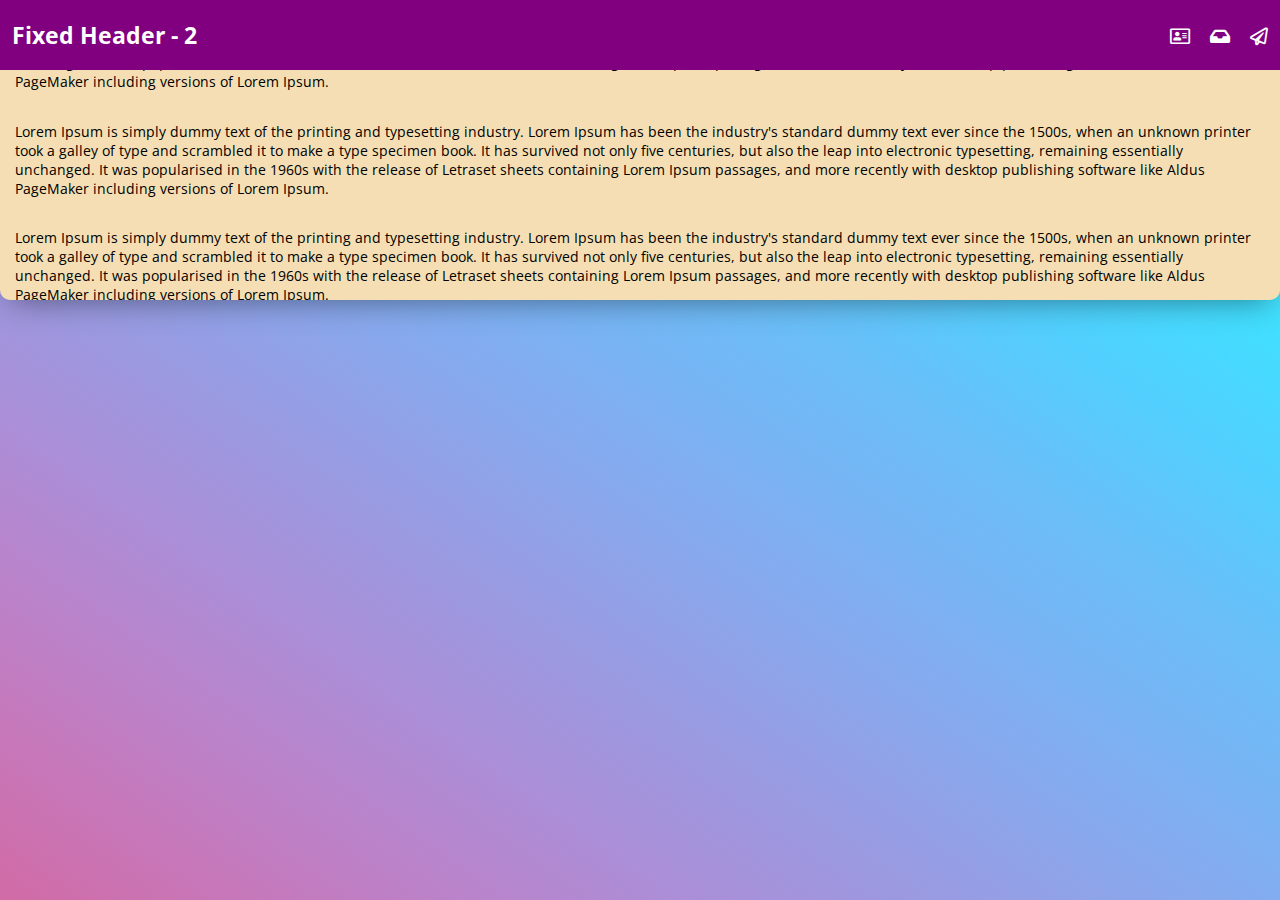
<file: components/header/fixedheader.html>
<!DOCTYPE html>
<html lang="en">
  <head>
    <meta charset="UTF-8" />
    <meta name="viewport" content="width=device-width, initial-scale=1.0" />
    <meta http-equiv="X-UA-Compatible" content="ie=edge" />
    <link rel="stylesheet" href="../../style/styles.css">
    <link rel="stylesheet" href="../../style/header.css">
    <link rel="stylesheet" href="https://cdnjs.cloudflare.com/ajax/libs/font-awesome/5.15.4/css/all.min.css" integrity="sha512-1ycn6IcaQQ40/MKBW2W4Rhis/DbILU74C1vSrLJxCq57o941Ym01SwNsOMqvEBFlcgUa6xLiPY/NS5R+E6ztJQ==" crossorigin="anonymous" referrerpolicy="no-referrer" />

    <title>Header Component</title>

  </head>
  <body>
        <div class="outer__main fixed__outer">
            <nav class="fixed__nav">
                <div class="name">
                    <h1>Fixed Header - 2</h1>
                </div>
                <div class="menu">
                    <h3><i class="far fa-address-card"></i></h3>
                    <h3><i class="fas fa-inbox"></i></h3>
                    <h3><i class="far fa-paper-plane"></i></h3>
                </div>
            </nav>
            <div class="div__info">
                <p>Lorem Ipsum is simply dummy text of the printing and typesetting industry. Lorem Ipsum has been the industry's standard dummy text ever since the 1500s, when an unknown printer took a galley of type and scrambled it to make a type specimen book. It has survived not only five centuries, but also the leap into electronic typesetting, remaining essentially unchanged. It was popularised in the 1960s with the release of Letraset sheets containing Lorem Ipsum passages, and more recently with desktop publishing software like Aldus PageMaker including versions of Lorem Ipsum.</p>
                <p>Lorem Ipsum is simply dummy text of the printing and typesetting industry. Lorem Ipsum has been the industry's standard dummy text ever since the 1500s, when an unknown printer took a galley of type and scrambled it to make a type specimen book. It has survived not only five centuries, but also the leap into electronic typesetting, remaining essentially unchanged. It was popularised in the 1960s with the release of Letraset sheets containing Lorem Ipsum passages, and more recently with desktop publishing software like Aldus PageMaker including versions of Lorem Ipsum.</p>
                <p>Lorem Ipsum is simply dummy text of the printing and typesetting industry. Lorem Ipsum has been the industry's standard dummy text ever since the 1500s, when an unknown printer took a galley of type and scrambled it to make a type specimen book. It has survived not only five centuries, but also the leap into electronic typesetting, remaining essentially unchanged. It was popularised in the 1960s with the release of Letraset sheets containing Lorem Ipsum passages, and more recently with desktop publishing software like Aldus PageMaker including versions of Lorem Ipsum.</p>
                <p>Lorem Ipsum is simply dummy text of the printing and typesetting industry. Lorem Ipsum has been the industry's standard dummy text ever since the 1500s, when an unknown printer took a galley of type and scrambled it to make a type specimen book. It has survived not only five centuries, but also the leap into electronic typesetting, remaining essentially unchanged. It was popularised in the 1960s with the release of Letraset sheets containing Lorem Ipsum passages, and more recently with desktop publishing software like Aldus PageMaker including versions of Lorem Ipsum.</p>
                <p>Lorem Ipsum is simply dummy text of the printing and typesetting industry. Lorem Ipsum has been the industry's standard dummy text ever since the 1500s, when an unknown printer took a galley of type and scrambled it to make a type specimen book. It has survived not only five centuries, but also the leap into electronic typesetting, remaining essentially unchanged. It was popularised in the 1960s with the release of Letraset sheets containing Lorem Ipsum passages, and more recently with desktop publishing software like Aldus PageMaker including versions of Lorem Ipsum.</p>
                <p>Lorem Ipsum is simply dummy text of the printing and typesetting industry. Lorem Ipsum has been the industry's standard dummy text ever since the 1500s, when an unknown printer took a galley of type and scrambled it to make a type specimen book. It has survived not only five centuries, but also the leap into electronic typesetting, remaining essentially unchanged. It was popularised in the 1960s with the release of Letraset sheets containing Lorem Ipsum passages, and more recently with desktop publishing software like Aldus PageMaker including versions of Lorem Ipsum.</p>

            </div>
        </div>

        <script>
            var navThree = document.getElementById('outer__three');
            navThree.onwheel = e => {
                if(e.deltaY >= 0){
                    document.getElementById("denseNav").classList.add("active");
                } else {
                    document.getElementById("denseNav").classList.remove("active");
                }
                }
        </script>
  </body>
</html>
</file>
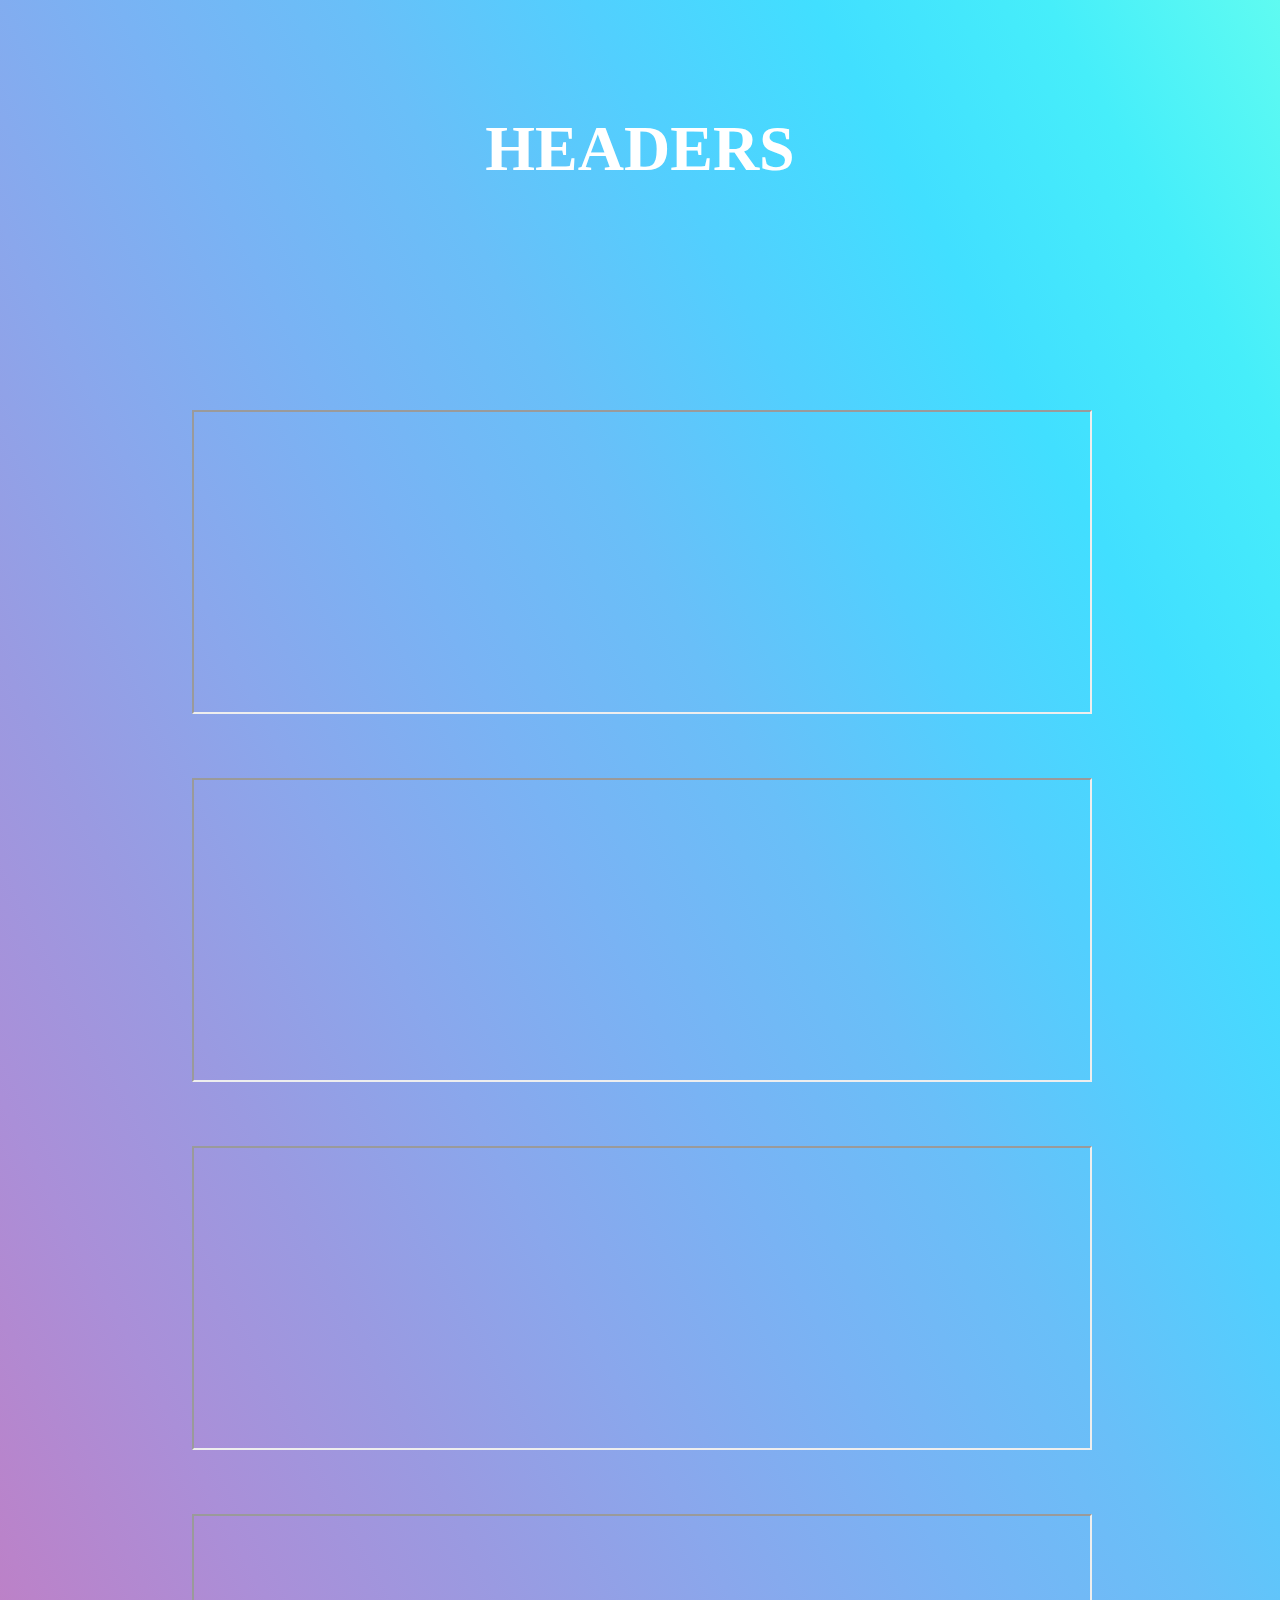
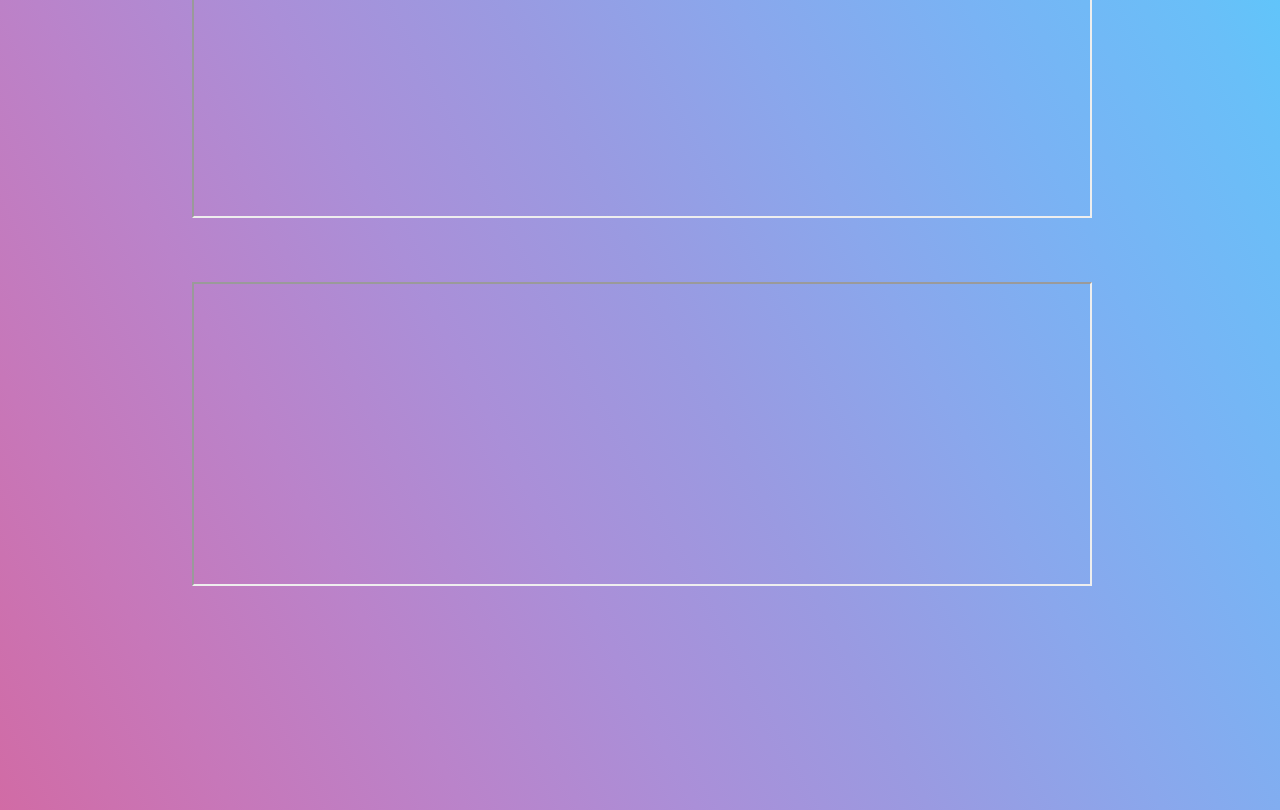
<file: components/header/header.html>
<!DOCTYPE html>
<html lang="en">
  <head>
    <meta charset="UTF-8" />
    <meta name="viewport" content="width=device-width, initial-scale=1.0" />
    <meta http-equiv="X-UA-Compatible" content="ie=edge" />
    <!-- <link rel="stylesheet" href="../../style/styles.css"> -->
    <link rel="stylesheet" href="../../style/header2.css">
    <link rel="stylesheet" href="https://cdnjs.cloudflare.com/ajax/libs/font-awesome/5.15.4/css/all.min.css" integrity="sha512-1ycn6IcaQQ40/MKBW2W4Rhis/DbILU74C1vSrLJxCq57o941Ym01SwNsOMqvEBFlcgUa6xLiPY/NS5R+E6ztJQ==" crossorigin="anonymous" referrerpolicy="no-referrer" />

    <title>Header Component</title>

  </head>
  <body>
    <h1>HEADERS</h1>
    <div class="display__flex">
        <iframe src="https://css-components-lomesh.netlify.app/components/header/stdhedar.html" height="0" width="0" title="Iframe Example"></iframe>
        <iframe src="https://css-components-lomesh.netlify.app/components/header/fixedheader.html" height="0" width="0" title="Iframe Example"></iframe>
        <iframe src="https://css-components-lomesh.netlify.app/components/header/denseheader.html" height="300" width="600" title="Iframe Example"></iframe>
        <iframe src="https://css-components-lomesh.netlify.app/components/header/shortheader.html" height="300" width="600" title="Iframe Example"></iframe>
        <iframe src="https://css-components-lomesh.netlify.app/components/header/shortdheader.html" height="300" width="600" title="Iframe Example"></iframe>
    </div>

  </body>
</html>
</file>
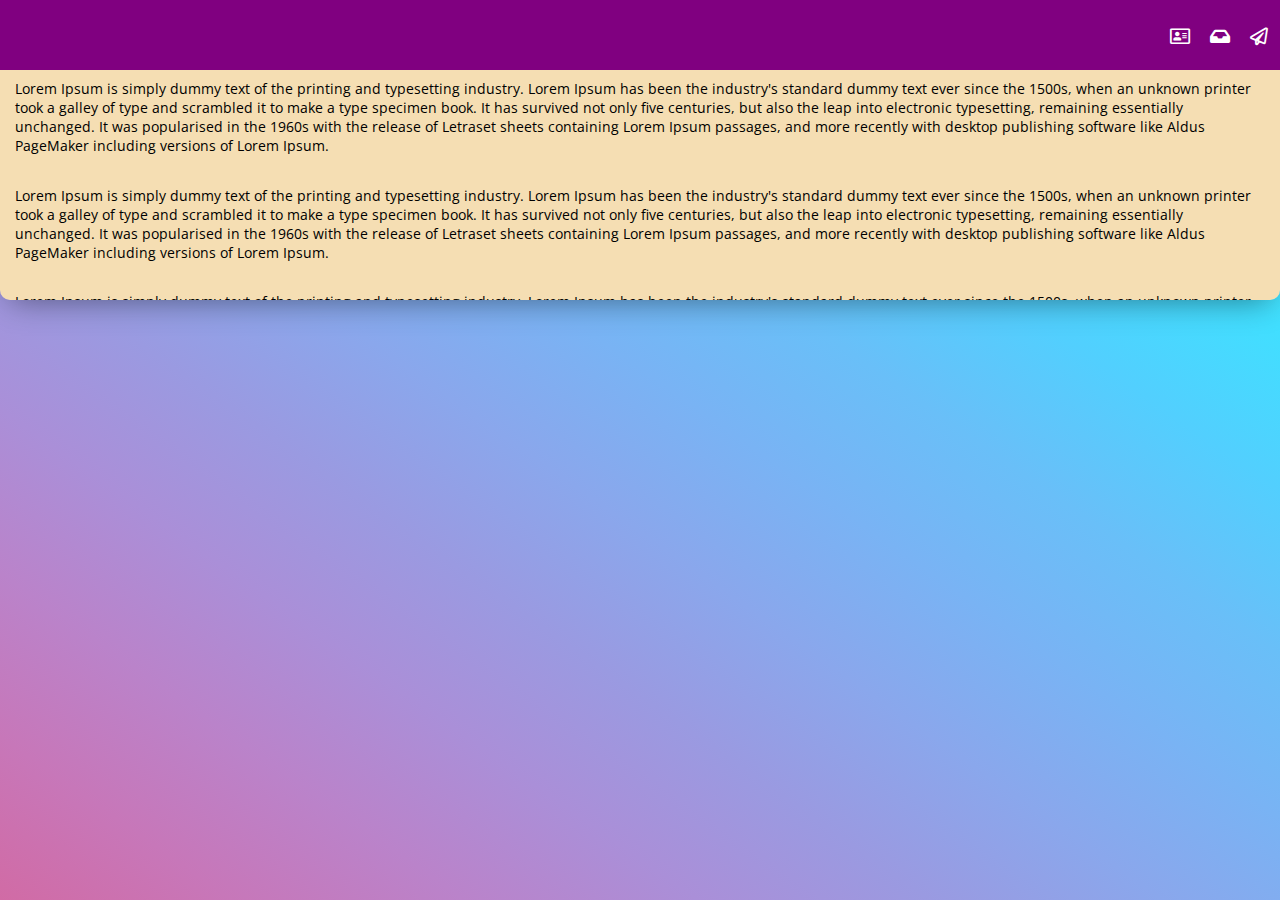
<file: components/header/shortdheader.html>
<!DOCTYPE html>
<html lang="en">
  <head>
    <meta charset="UTF-8" />
    <meta name="viewport" content="width=device-width, initial-scale=1.0" />
    <meta http-equiv="X-UA-Compatible" content="ie=edge" />
    <link rel="stylesheet" href="../../style/styles.css">
    <link rel="stylesheet" href="../../style/header.css">
    <link rel="stylesheet" href="https://cdnjs.cloudflare.com/ajax/libs/font-awesome/5.15.4/css/all.min.css" integrity="sha512-1ycn6IcaQQ40/MKBW2W4Rhis/DbILU74C1vSrLJxCq57o941Ym01SwNsOMqvEBFlcgUa6xLiPY/NS5R+E6ztJQ==" crossorigin="anonymous" referrerpolicy="no-referrer" />
    <title>Header Component</title>
  </head>
  <body>

        <div class="outer__main" id="outer__three">
            <nav class="short__dense" id="denseNav">
                <div class="name">
                </div>
                <div class="menu">
                    <h3><i class="far fa-address-card"></i></h3>
                    <h3><i class="fas fa-inbox"></i></h3>
                    <h3><i class="far fa-paper-plane"></i></h3>
                </div>
            </nav>
            <div class="div__info info__last">
                <p>Lorem Ipsum is simply dummy text of the printing and typesetting industry. Lorem Ipsum has been the industry's standard dummy text ever since the 1500s, when an unknown printer took a galley of type and scrambled it to make a type specimen book. It has survived not only five centuries, but also the leap into electronic typesetting, remaining essentially unchanged. It was popularised in the 1960s with the release of Letraset sheets containing Lorem Ipsum passages, and more recently with desktop publishing software like Aldus PageMaker including versions of Lorem Ipsum.</p>
                <p>Lorem Ipsum is simply dummy text of the printing and typesetting industry. Lorem Ipsum has been the industry's standard dummy text ever since the 1500s, when an unknown printer took a galley of type and scrambled it to make a type specimen book. It has survived not only five centuries, but also the leap into electronic typesetting, remaining essentially unchanged. It was popularised in the 1960s with the release of Letraset sheets containing Lorem Ipsum passages, and more recently with desktop publishing software like Aldus PageMaker including versions of Lorem Ipsum.</p>
                <p>Lorem Ipsum is simply dummy text of the printing and typesetting industry. Lorem Ipsum has been the industry's standard dummy text ever since the 1500s, when an unknown printer took a galley of type and scrambled it to make a type specimen book. It has survived not only five centuries, but also the leap into electronic typesetting, remaining essentially unchanged. It was popularised in the 1960s with the release of Letraset sheets containing Lorem Ipsum passages, and more recently with desktop publishing software like Aldus PageMaker including versions of Lorem Ipsum.</p>
                <p>Lorem Ipsum is simply dummy text of the printing and typesetting industry. Lorem Ipsum has been the industry's standard dummy text ever since the 1500s, when an unknown printer took a galley of type and scrambled it to make a type specimen book. It has survived not only five centuries, but also the leap into electronic typesetting, remaining essentially unchanged. It was popularised in the 1960s with the release of Letraset sheets containing Lorem Ipsum passages, and more recently with desktop publishing software like Aldus PageMaker including versions of Lorem Ipsum.</p>
                <p>Lorem Ipsum is simply dummy text of the printing and typesetting industry. Lorem Ipsum has been the industry's standard dummy text ever since the 1500s, when an unknown printer took a galley of type and scrambled it to make a type specimen book. It has survived not only five centuries, but also the leap into electronic typesetting, remaining essentially unchanged. It was popularised in the 1960s with the release of Letraset sheets containing Lorem Ipsum passages, and more recently with desktop publishing software like Aldus PageMaker including versions of Lorem Ipsum.</p>
                <p>Lorem Ipsum is simply dummy text of the printing and typesetting industry. Lorem Ipsum has been the industry's standard dummy text ever since the 1500s, when an unknown printer took a galley of type and scrambled it to make a type specimen book. It has survived not only five centuries, but also the leap into electronic typesetting, remaining essentially unchanged. It was popularised in the 1960s with the release of Letraset sheets containing Lorem Ipsum passages, and more recently with desktop publishing software like Aldus PageMaker including versions of Lorem Ipsum.</p>

            </div>
        </div>


        <script>
            var navThree = document.getElementById('outer__three');
            navThree.onwheel = e => {
                if(e.deltaY >= 0){
                    document.getElementById("denseNav").classList.add("active");
                } else {
                    document.getElementById("denseNav").classList.remove("active");
                }
                }
        </script>
  </body>
</html>
</file>
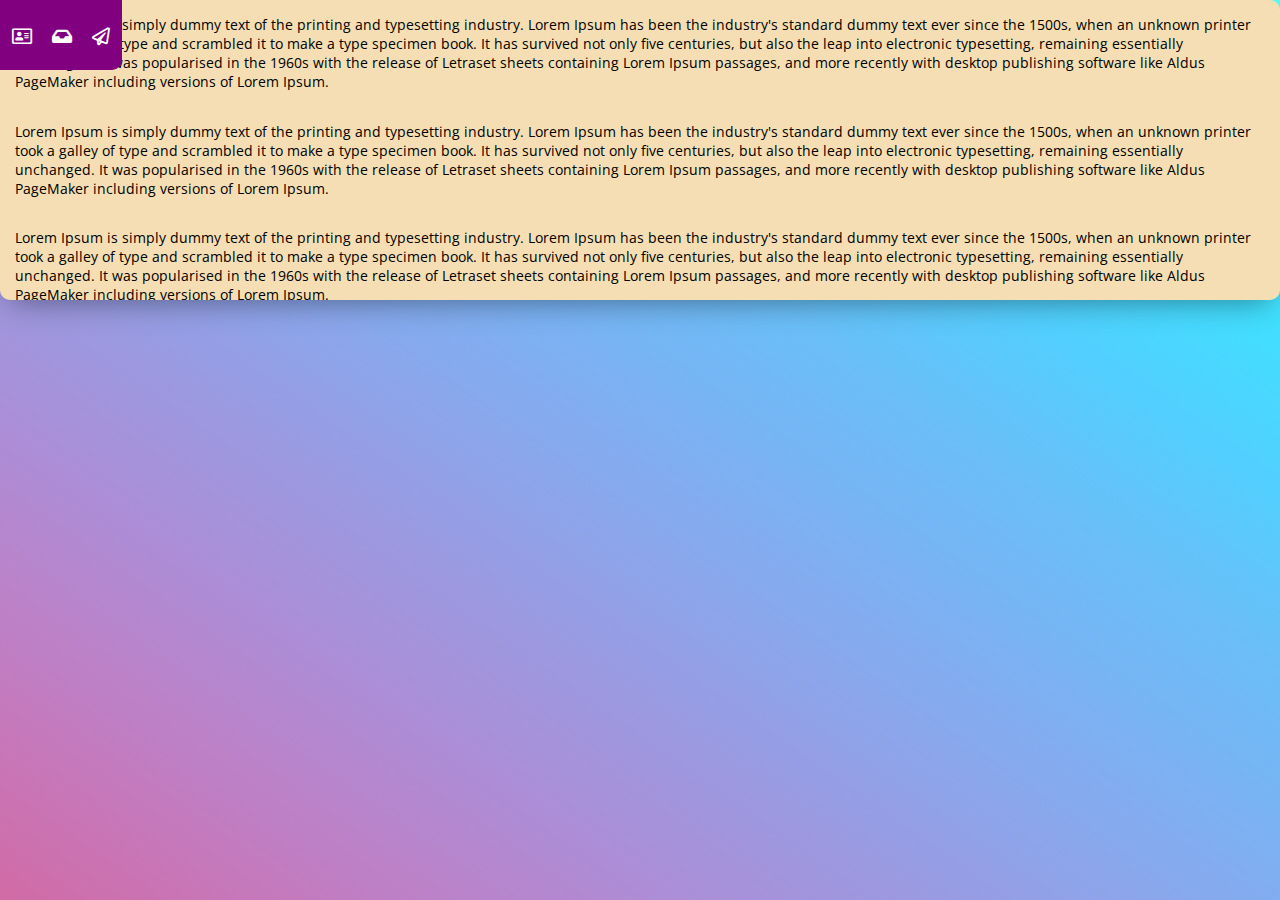
<file: components/header/shortheader.html>
<!DOCTYPE html>
<html lang="en">
  <head>
    <meta charset="UTF-8" />
    <meta name="viewport" content="width=device-width, initial-scale=1.0" />
    <meta http-equiv="X-UA-Compatible" content="ie=edge" />
    <link rel="stylesheet" href="../../style/styles.css">
    <link rel="stylesheet" href="../../style/header.css">
    <link rel="stylesheet" href="https://cdnjs.cloudflare.com/ajax/libs/font-awesome/5.15.4/css/all.min.css" integrity="sha512-1ycn6IcaQQ40/MKBW2W4Rhis/DbILU74C1vSrLJxCq57o941Ym01SwNsOMqvEBFlcgUa6xLiPY/NS5R+E6ztJQ==" crossorigin="anonymous" referrerpolicy="no-referrer" />

    <title>Header Component</title>

  </head>
  <body>

        <div class="outer__main fixed__outer">
            <nav class="fixed__nav short__nav">
                <div class="name">
                </div>
                <div class="menu">
                    <h3><i class="far fa-address-card"></i></h3>
                    <h3><i class="fas fa-inbox"></i></h3>
                    <h3><i class="far fa-paper-plane"></i></h3>
                </div>
            </nav>
            <div class="div__info">
                <p>Lorem Ipsum is simply dummy text of the printing and typesetting industry. Lorem Ipsum has been the industry's standard dummy text ever since the 1500s, when an unknown printer took a galley of type and scrambled it to make a type specimen book. It has survived not only five centuries, but also the leap into electronic typesetting, remaining essentially unchanged. It was popularised in the 1960s with the release of Letraset sheets containing Lorem Ipsum passages, and more recently with desktop publishing software like Aldus PageMaker including versions of Lorem Ipsum.</p>
                <p>Lorem Ipsum is simply dummy text of the printing and typesetting industry. Lorem Ipsum has been the industry's standard dummy text ever since the 1500s, when an unknown printer took a galley of type and scrambled it to make a type specimen book. It has survived not only five centuries, but also the leap into electronic typesetting, remaining essentially unchanged. It was popularised in the 1960s with the release of Letraset sheets containing Lorem Ipsum passages, and more recently with desktop publishing software like Aldus PageMaker including versions of Lorem Ipsum.</p>
                <p>Lorem Ipsum is simply dummy text of the printing and typesetting industry. Lorem Ipsum has been the industry's standard dummy text ever since the 1500s, when an unknown printer took a galley of type and scrambled it to make a type specimen book. It has survived not only five centuries, but also the leap into electronic typesetting, remaining essentially unchanged. It was popularised in the 1960s with the release of Letraset sheets containing Lorem Ipsum passages, and more recently with desktop publishing software like Aldus PageMaker including versions of Lorem Ipsum.</p>
                <p>Lorem Ipsum is simply dummy text of the printing and typesetting industry. Lorem Ipsum has been the industry's standard dummy text ever since the 1500s, when an unknown printer took a galley of type and scrambled it to make a type specimen book. It has survived not only five centuries, but also the leap into electronic typesetting, remaining essentially unchanged. It was popularised in the 1960s with the release of Letraset sheets containing Lorem Ipsum passages, and more recently with desktop publishing software like Aldus PageMaker including versions of Lorem Ipsum.</p>
                <p>Lorem Ipsum is simply dummy text of the printing and typesetting industry. Lorem Ipsum has been the industry's standard dummy text ever since the 1500s, when an unknown printer took a galley of type and scrambled it to make a type specimen book. It has survived not only five centuries, but also the leap into electronic typesetting, remaining essentially unchanged. It was popularised in the 1960s with the release of Letraset sheets containing Lorem Ipsum passages, and more recently with desktop publishing software like Aldus PageMaker including versions of Lorem Ipsum.</p>
                <p>Lorem Ipsum is simply dummy text of the printing and typesetting industry. Lorem Ipsum has been the industry's standard dummy text ever since the 1500s, when an unknown printer took a galley of type and scrambled it to make a type specimen book. It has survived not only five centuries, but also the leap into electronic typesetting, remaining essentially unchanged. It was popularised in the 1960s with the release of Letraset sheets containing Lorem Ipsum passages, and more recently with desktop publishing software like Aldus PageMaker including versions of Lorem Ipsum.</p>

            </div>
        </div>


        <script>
            var navThree = document.getElementById('outer__three');
            navThree.onwheel = e => {
                if(e.deltaY >= 0){
                    document.getElementById("denseNav").classList.add("active");
                } else {
                    document.getElementById("denseNav").classList.remove("active");
                }
                }
        </script>
  </body>
</html>
</file>
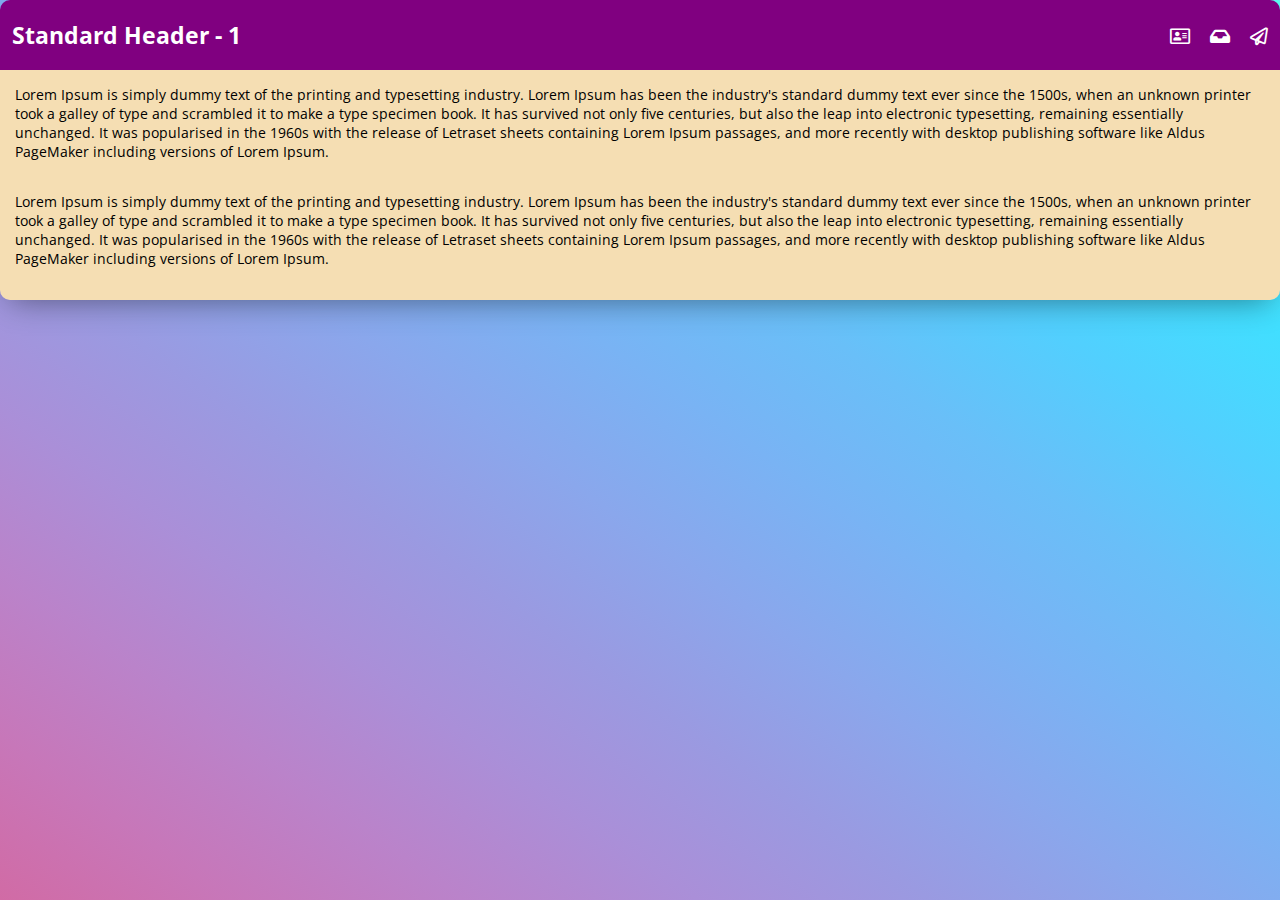
<file: components/header/stdhedar.html>
<!DOCTYPE html>
<html lang="en">
  <head>
    <meta charset="UTF-8" />
    <meta name="viewport" content="width=device-width, initial-scale=1.0" />
    <meta http-equiv="X-UA-Compatible" content="ie=edge" />
    <link rel="stylesheet" href="../../style/styles.css">
    <link rel="stylesheet" href="../../style/header.css">
    <link rel="stylesheet" href="https://cdnjs.cloudflare.com/ajax/libs/font-awesome/5.15.4/css/all.min.css" integrity="sha512-1ycn6IcaQQ40/MKBW2W4Rhis/DbILU74C1vSrLJxCq57o941Ym01SwNsOMqvEBFlcgUa6xLiPY/NS5R+E6ztJQ==" crossorigin="anonymous" referrerpolicy="no-referrer" />

    <title>Header Component</title>

  </head>
  <body>


        
            <div class="outer__main">
            <nav>
                <div class="name">
                    <h1>Standard Header - 1</h1>
                </div>
                <div class="menu">
                    <h3><i class="far fa-address-card"></i></h3>
                    <h3><i class="fas fa-inbox"></i></h3>
                    <h3><i class="far fa-paper-plane"></i></h3>
                </div>
            </nav>
            <div class="div__info">
                <p>Lorem Ipsum is simply dummy text of the printing and typesetting industry. Lorem Ipsum has been the industry's standard dummy text ever since the 1500s, when an unknown printer took a galley of type and scrambled it to make a type specimen book. It has survived not only five centuries, but also the leap into electronic typesetting, remaining essentially unchanged. It was popularised in the 1960s with the release of Letraset sheets containing Lorem Ipsum passages, and more recently with desktop publishing software like Aldus PageMaker including versions of Lorem Ipsum.</p>
                <p>Lorem Ipsum is simply dummy text of the printing and typesetting industry. Lorem Ipsum has been the industry's standard dummy text ever since the 1500s, when an unknown printer took a galley of type and scrambled it to make a type specimen book. It has survived not only five centuries, but also the leap into electronic typesetting, remaining essentially unchanged. It was popularised in the 1960s with the release of Letraset sheets containing Lorem Ipsum passages, and more recently with desktop publishing software like Aldus PageMaker including versions of Lorem Ipsum.</p>
                <p>Lorem Ipsum is simply dummy text of the printing and typesetting industry. Lorem Ipsum has been the industry's standard dummy text ever since the 1500s, when an unknown printer took a galley of type and scrambled it to make a type specimen book. It has survived not only five centuries, but also the leap into electronic typesetting, remaining essentially unchanged. It was popularised in the 1960s with the release of Letraset sheets containing Lorem Ipsum passages, and more recently with desktop publishing software like Aldus PageMaker including versions of Lorem Ipsum.</p>
                <p>Lorem Ipsum is simply dummy text of the printing and typesetting industry. Lorem Ipsum has been the industry's standard dummy text ever since the 1500s, when an unknown printer took a galley of type and scrambled it to make a type specimen book. It has survived not only five centuries, but also the leap into electronic typesetting, remaining essentially unchanged. It was popularised in the 1960s with the release of Letraset sheets containing Lorem Ipsum passages, and more recently with desktop publishing software like Aldus PageMaker including versions of Lorem Ipsum.</p>
                <p>Lorem Ipsum is simply dummy text of the printing and typesetting industry. Lorem Ipsum has been the industry's standard dummy text ever since the 1500s, when an unknown printer took a galley of type and scrambled it to make a type specimen book. It has survived not only five centuries, but also the leap into electronic typesetting, remaining essentially unchanged. It was popularised in the 1960s with the release of Letraset sheets containing Lorem Ipsum passages, and more recently with desktop publishing software like Aldus PageMaker including versions of Lorem Ipsum.</p>
                <p>Lorem Ipsum is simply dummy text of the printing and typesetting industry. Lorem Ipsum has been the industry's standard dummy text ever since the 1500s, when an unknown printer took a galley of type and scrambled it to make a type specimen book. It has survived not only five centuries, but also the leap into electronic typesetting, remaining essentially unchanged. It was popularised in the 1960s with the release of Letraset sheets containing Lorem Ipsum passages, and more recently with desktop publishing software like Aldus PageMaker including versions of Lorem Ipsum.</p>

            </div>
        </div>


        

        <script>
            var navThree = document.getElementById('outer__three');
            navThree.onwheel = e => {
                if(e.deltaY >= 0){
                    document.getElementById("denseNav").classList.add("active");
                } else {
                    document.getElementById("denseNav").classList.remove("active");
                }
                }
        </script>
  </body>
</html>
</file>
<file: style/styles.css>
@import url('https://fonts.googleapis.com/css2?family=Open+Sans&display=swap');
* {
    box-sizing: border-box;
    margin: 0;
    padding: 0;
    font-family: Roboto, 'Open Sans', sans-serif;
    font-size: 95%;
}

html{
    background-image: linear-gradient(to right top, #d16ba5, #c777b9, #ba83ca, #aa8fd8, #9a9ae1, #8aa7ec, #79b3f4, #69bff8, #52cffe, #41dfff, #46eefa, #5ffbf1);
    height: 100%;
}
</file>
<file: style/main.css>
.home__grid{
    margin: 3%;
    display: grid;
    grid-template-columns: repeat(auto-fit, minmax(300px, 1fr)) ;
  }
  
  h1{
      display: flex;
      justify-content: center;
      align-items: center;
      padding-top: 5rem;
      font-size: 2.5rem;
  }
  
  .home__grid a{
      height: 200px;
      /* width: 200px; */
      display: flex;
      justify-content: center;
      align-items: center;
      font-size: 2rem;
      margin: 1rem;
      text-decoration: none;
      color: #333;
      background-color: white;
      border-radius: 10px;
  }
  
  .home__grid > a:hover{
  box-shadow: 0 10px 30px -10px rgba(0,0,0,.45);
  transition: all 0.3s ease-out;
  
  }
</file>
<file: style/badges.css>
html{
    background-image: linear-gradient(to right top, #d16ba5, #c777b9, #ba83ca, #aa8fd8, #9a9ae1, #8aa7ec, #79b3f4, #69bff8, #52cffe, #41dfff, #46eefa, #5ffbf1);
    background-position: center;
    background-repeat: no-repeat;
    background-size: cover;
    height: 100%;
}

.badge__component{
    display: flex;
    flex-wrap: wrap;
}

.badge__component > div {
    margin: 4rem;
    padding: 1rem;
    width: 350px;
    height: 50px;
    font-size: 1.2rem;
    position: relative;
}

.badge__component div > span {
    background-color: red;
    border-radius: 50%;
    text-align: center;
    color: #fff;
}


.small__badge span{
    position: absolute;
    top: 22%;
    right: 35%;
    font-size: 0.8rem;
    height: 18px;
    width: 18px;
}

.large__badge span{
    position: absolute;
    top: 10%;
    right: 25%;
    font-size: 1.2rem;
    height: 25px;
    width: 25px;
}

button{
    margin-top: 5%;
    padding: 0.5rem 1.5rem;
    background-color: lightgreen;
    border: none;
    border-radius: 5px;
    cursor: pointer;
}

.button__badge span{
    position: absolute;
    top: 90%;
    left: 2%;
    height: 22px;
    width: 22px;
}

.icon__badge i{
    margin-top: 5%;
    color: lightgreen;
}

.icon__badge span{
    position: absolute;
    top: 97%;
    left: 16%;
    height: 22px;
    width: 22px;
}

.toggle__badge span{
    position: absolute;
    top: 85%;
    left: 41%;
    height: 22px;
    width: 22px;
}
</file>
<file: style/cards.css>
.card-components{
    display: flex;
    flex-wrap: wrap;
    gap: 2rem;
    height: fit-content;
    margin: 2rem;
    margin-left: 15%;
}

.card-components > div {
    align-self: flex-start;
}


.card{
    max-width: 350px;
    max-height: 400px;
    box-shadow: 0 10px 30px -10px rgba(0,0,0,.45);
    background-color: #fff;
}

.card__img{
    width: 100%;
    height: 200px;
}

.card__info{
    padding: 0 5%;
}

.card__heading--first{
    padding-top: 5%;
    font-size: 1.2rem;
}

.card__heading--second{
    opacity: .75;
    padding-bottom: 4%;
    padding-top: 1%;
}

.card__desc{
    padding-top: 2%;
    opacity: .55;
    font-size: 1rem;
}

.card__footer{
    display: flex;
    justify-content:space-between;
    padding: 1.6rem;
}

.card__footer--first{
    display: flex;
    justify-content: space-between;
    width: 50%;
}

.card__footer--first button {
    height: 100%;
    background: transparent;
    border: none;
    color: #6200EE;
    font-size:0.9rem;
    cursor: pointer;
}

.card__footer--first button:hover{
    text-shadow: 1px 1px 5px #6200EE;
    transition: all 0.5s ease;
}

.card__footer--second{
    display: flex;
    justify-content: space-around;
    width: 50%;
    font-size: 1.2rem;
    opacity: 0.55;
    cursor: pointer;
}

.card__icon{
    display: flex;
    justify-content: right;
}

.card__info > i:hover{
    text-shadow: 1px 1px 2px black;
    transition: all 0.5s ease;
}

.cardOne .hidden__heading,.cardTwo .hidden__heading,.cardThree .hidden__heading,
.cardFour .hidden__heading,.cardFive .hidden__heading
{
    display: none;
} 

/* card two */

.cardTwo 
{
    position: relative;
}

.cardTwo .heading{
    position: absolute;
    top: 40%;
    color: white;
    width: 100%;
}

/* card three */

.cardThree .card__footer--first{
    display: none;
}

.cardThree .card__footer--second{
    width: 100%;
    display: flex;
    justify-content: flex-end;
}

.cardThree .card__footer--second i {
    padding: 0 1rem;
}


/* card four */

.cardFour .card__footer--second{
    display: none;
}


/* card five */

.cardFive .para {
    display: none;
}

.cardFive .section__one{
    display: flex;
    flex-direction: row;
    margin-bottom: 0;
}

.cardFive .section__one .img{
    width: 30%;
}

.cardFive .section__one img{
    width: 100%;
    height: 100px;
}

.cardFive .section__one .heading{
    width: 70%;
}

.cardFive .card__footer{
    padding: 0.8rem;
}

/* card six */

.cardSix .heading{
    display: none;
}

.card-components .card-flex{
    display: flex;
    flex-direction: column;
}
</file>
<file: style/chips.css>
html{
    background-image: linear-gradient(to right top, #d16ba5, #c777b9, #ba83ca, #aa8fd8, #9a9ae1, #8aa7ec, #79b3f4, #69bff8, #52cffe, #41dfff, #46eefa, #5ffbf1);
    background-position: center;
    background-repeat: no-repeat;
    background-size: cover;
    height: 100%;
}

.chips__outer{
    margin: 15%;
    border: 1px solid #333;
    padding: 1rem;
    border-radius: 10px;
    background-color: white;
    box-shadow: 0 10px 40px -5px rgba(0,0,0,.45);

}

.chips__store{
    padding: 1rem;
    display: flex;
    flex-wrap: wrap;
    font-size: 1.2rem;
}

.chips__store > h1 {
    padding: 0.4rem 1rem;
    border-radius: 10px;
    background-color: lightblue;
    color: #333;
    margin: 0.5rem;
}

.chips__store h1 > i {
    padding-left: 5px;
    cursor: pointer;
    color: #333;
}

.chips__input{
    width: 100%;
    padding: 0.8rem;
    border: none;
    background-color: transparent;
    border-bottom: 2px solid gray;
    outline: none;
    color: #333;
    font-size: 1rem;
}
</file>
<file: style/dialouge.css>
html{
    background-image: linear-gradient(to right top, #d16ba5, #c777b9, #ba83ca, #aa8fd8, #9a9ae1, #8aa7ec, #79b3f4, #69bff8, #52cffe, #41dfff, #46eefa, #5ffbf1);
    background-position: center;
    background-repeat: no-repeat;
    background-size: cover;
    height: 100%;
}

.center{
    position: absolute;
    top: 50%;
    left: 50%;
    transform:translate(-50%,-50%);
}

.button__all{
    display: flex;
    justify-content: space-around;
}


.button__all > button{
    padding: 0.5rem 1rem;
    margin: 2rem;
    background-color: lightcoral;
    color: white;
    font-size: 1.2rem;
    border: none;
    border-radius: 5px;
    cursor: pointer;
}

.main__outer{
    height: 80vh;
}

.first__popup{
    /* border: 2px solid red; */
    padding: 2rem 2rem;
    border-radius: 20px;    
    box-shadow: 0 10px 30px -10px rgba(0,0,0,.45);
    background-color: whitesmoke;
    opacity: 0;
    z-index: 4;
    top: 28%;
    transition: all 0.5s ease-out;
}

.first__popup.active{
    opacity: 1;
}

.second__popup.active{
    opacity: 1;
}

.third__popup.active{
    opacity: 1;
}


.first__popup > *,.second__popup > *,.third__popup > * {
    margin: 0.8rem;
}

.first__popup button, .second__popup button {
    padding: 0.5rem 1rem;
    background-color: aquamarine;
    border: none;
    border-radius: 5px;
    cursor: pointer;
}

.second__popup {
    padding: 2rem 2rem;
    border-radius: 20px;    
    box-shadow: 0 10px 30px -10px rgba(0,0,0,.45);
    background-color: whitesmoke;
    opacity: 0;
    z-index: 3;
    /* overflow: auto;    */
    width: 300px;
    transition: all 0.5s ease-out;
}

.second__buttons--flex{
    display: flex;
    flex-direction: column;
    height: 100px;
    overflow: hidden;
    overflow-y: scroll;
    /* overflow: visible; */
}

.second__buttons--flex h4{
    font-size: 1rem;
    margin: 0.5rem 0;
}

.second__popup h3{
    position: sticky;
}

.third__popup {
    
    padding: 2rem 2rem;
    border-radius: 20px;    
    box-shadow: 0 10px 30px -10px rgba(0,0,0,.45);
    background-color: whitesmoke;
    opacity: 0;
    z-index: 2;
    /* overflow: auto;    */
    width: 400px;
    top: 75%;
    transition: all 0.5s ease-out;
}
</file>
<file: style/drawer.css>
html{
    background-image: linear-gradient(to right top, #d16ba5, #c777b9, #ba83ca, #aa8fd8, #9a9ae1, #8aa7ec, #79b3f4, #69bff8, #52cffe, #41dfff, #46eefa, #5ffbf1);
    background-position: center;
    /* background-repeat: no-repeat; */
    background-size: cover; 
    height: 100%;
}

.main__grid{
    margin: 3rem;
    width: 1300px;
    display: grid;
    background-color: #fff;
    grid-template-columns: 200px 550px 550px;
    grid-template-rows: 50px 400px;
    box-shadow: 0 10px 30px -10px rgba(0,0,0,.45);
    border-radius: 18px;
}

.second__sidebar{
    position: relative;
    margin: 3rem;
    width: 1300px;
    background-color: #fff;
    box-shadow: 0 10px 30px -10px rgba(0,0,0,.45);
    border-radius: 18px;
    height: 400px;
    overflow: hidden;
}

.asideTwo{
    overflow: hidden;
    height: 400px;
    width: 200px;
    background-color: white;
    border-radius: 10px;
    position: absolute;
    left: -20%;
    transition: all 0.5s ease-out;
}

.asideTwo .fa-window-close{
    padding-left: 2rem;
    color: crimson;
}

.asideTwo.active{
    left: 0;
}

.asideTwo .fa-times{
    padding-left: 20%;
    height: 20px;
    width: 20px;
    color: crimson;
    width: 30%;
}

.asideTwo .fa-times{
    position: absolute;
    left: 105%;
}


.aside {
    grid-row: 1/ span 2 ;
    position: relative;
}

.header, .main {
    grid-column: span 2;
}

.aside__main{
    width: 100%;
    height: 350px;
    overflow: hidden;
    overflow-y: scroll;
}
.aside__main--first, .aside__main--second {
    margin: 0.5rem;
    border-bottom: 1px solid rgb(121, 121, 121);
}

.aside__main--third{
    margin: 0.5rem;
}

.aside__main--first > button, .aside__main--second > button, .aside__main--third > button {
    width: 100%;
    padding: 0.5rem;
    background-color: #fff;
    border: none;
    font-size: 1rem;
    display: flex;
    margin: 0.5rem 0;
    color: #333;
    cursor: pointer;
}

.aside__main--first > button:hover, .aside__main--second > button:hover, .aside__main--third > button:hover {
    background-color: #e2bef3;
    border-radius: 8px;
}

.aside__main--first button > i, .aside__main--second button > i, .aside__main--third button > i {
    padding-right: 1.5rem;
}

.aside__main p, .aside p{
    font-size: 1rem;
    margin: 0.5rem;
}

.aside h1{
    font-size: 1.5rem;
    margin: 0.5rem;
}

.header{
    background-color: violet;
    border-radius: 10px;
    display: flex;
    justify-content: space-between;
    align-items: center;
    padding: 2%;
    font-size: 1.8rem;
    color: #fff;
}

.headerOne{
    display: flex;
    justify-content: flex-end;
}

.header i {
    margin-right: 0%;
    width: 100;
}


.main{
    margin: 1rem;
}

.main > p{
    margin: 1rem;
}

.asideTwo{
    position: absolute;
}

i{
    cursor: pointer;
}

.main__three{
    margin: 0;
}

.main__three.section__three{
    transition: all 0.5s ease-out;
    margin-left: 15.5%;
}
</file>
<file: style/snackbar.css>
html{
    background-image: linear-gradient(to right top, #d16ba5, #c777b9, #ba83ca, #aa8fd8, #9a9ae1, #8aa7ec, #79b3f4, #69bff8, #52cffe, #41dfff, #46eefa, #5ffbf1);
    background-position: center;
    background-repeat: no-repeat;
    background-size: cover;
    height: 100%;
}

.snack__notice{
    display: flex;
    justify-content: center;
    align-items: center;
    font-size: 2rem;
    color: #584850;
}

.button__all{
    display: flex;
    justify-content: space-around;
}


.button__all > button{
    padding: 0.5rem 1rem;
    margin: 2rem;
    background-color: lightcoral;
    color: white;
    font-size: 1.2rem;
    border: none;
    border-radius: 5px;
    cursor: pointer;
}

.first__snack{
   position: absolute;
   bottom: 0;
   margin: 1rem;
   border-radius: 20px;    
   box-shadow: 0 10px 30px -10px rgba(0,0,0,.45);
   background-color: #333;
   color: #fff;
   opacity: 0;
   z-index: 4;
   font-size: 1rem;
   padding: 1rem;
   border-left: 7px solid rgb(167, 23, 167);
   transition: all 0.5s ease-out;
}

.second__snack{
   position: absolute;
   bottom: 0;
   left: 35%;
   margin: 1rem;
   border-radius: 20px;    
   box-shadow: 0 10px 30px -10px rgba(0,0,0,.45);
   background-color: #333;
   color: #fff;
   opacity: 0;
   z-index: 3;
   font-size: 1rem;
   border-left: 7px solid rgb(167, 23, 167);
   transition: all 0.5s ease-out;
}

.third__snack{
   position: absolute;
   bottom: 0;
   right: 0;
   margin: 1rem;
   border-radius: 20px;    
   box-shadow: 0 10px 30px -10px rgba(0,0,0,.45);
   background-color: #333;
   color: #fff;
   opacity: 0;
   z-index: 2;
   font-size: 1rem;
   border-left: 7px solid rgb(167, 23, 167);
   transition: all 0.5s ease-out;
}

.first__snack.active, .second__snack.active, .third__snack.active {
    opacity: 1;
}


.first__popup > *,.second__snack > *,.third__snack > * {
    margin: 0.8rem;
}

.first__snack button, .second__snack button, .third__snack button {
    padding: 0rem 0.2rem;
    background: transparent;
    color: white;
    font-size: 1.5rem;
    border: none;
    cursor: pointer;
}

.first__snack button:first-of-type, .second__snack button:first-of-type, .third__snack button:first-of-type {
    padding: 0rem 1rem;
    background: transparent;
    color: violet;
    font-size: 1.2rem;
    border: none;
    cursor: pointer;
}

.first__snack button:hover, .second__snack button:hover, .third__snack button:hover {
    text-shadow: 1px 1px 6px red;
    transition: all 0.5s ease;
}

.third__button{
    display: flex;
    justify-content: flex-end;
}
</file>
<file: style/tabs.css>
html{
    background-image: linear-gradient(to right top, #d16ba5, #c777b9, #ba83ca, #aa8fd8, #9a9ae1, #8aa7ec, #79b3f4, #69bff8, #52cffe, #41dfff, #46eefa, #5ffbf1);
    background-position: center;
    background-repeat: no-repeat;
    background-size: cover;
    height: 100%;
}

::-webkit-scrollbar{
    height: 1px;
    background-color: #e9f5fc;
  }
  
  ::-webkit-scrollbar-thumb{
    border-radius: 6px;
    background: linear-gradient(#e9f5fc, #1c8ccf);
  }

.main__outer{
    margin:15%;
    padding: 2rem;
    width: 70%;
    background-color: white;
    border-radius: 10px;
    box-shadow: 0 10px 40px -10px rgba(0,0,0,.45);

}

h1{
    color: #333;
    font-size: 1.2rem;
}

.scroll__tab{
    overflow: hidden; 
    overflow-x: scroll;
}

.fixed__tab, .scroll__tab{
    display: flex;
    margin: 1rem;
}

button:focus{
    background-color: #c6d7eb;
    border-bottom: 4px solid rgb(36, 155, 253);
}

button{
    padding: 0.7rem 2.5rem;
    border: none;
    font-size: 0.9rem;
    border-right: 2px solid gray;
}
</file>
<file: style/header.css>
* {
    margin: 0;
    padding: 0;
  }
  html{
    background-image: linear-gradient(to right top, #d16ba5, #c777b9, #ba83ca, #aa8fd8, #9a9ae1, #8aa7ec, #79b3f4, #69bff8, #52cffe, #41dfff, #46eefa, #5ffbf1);
    background-position: center;
    background-repeat: no-repeat;
    background-size: cover;
    height: 100%;
}

.display__flex{
    display: flex;
    justify-content: center;
    flex-direction: column;
    margin: 2rem;
}


.outer__main{
    /* margin: 10%; */
    height: 300px;
    overflow: hidden;
    background-color: wheat;
    box-shadow: 0 10px 30px -10px rgba(0,0,0,.45);
    overflow-y: scroll;
    border-radius: 10px;
}
nav {
    display: flex;
    justify-content: space-between;
    background-color: purple;
    height: 70px;
    align-items: center;
    color: white;
    padding: 0 0.8rem;
  }
.menu {
    display: flex;
    gap: 20px;
    font-size: 1.3rem;
    cursor: pointer;
  }
h1 {
   font-size: 1.5rem;
  }
.name {
    display: flex;
    gap: 10px;
  }

.div__info > p{
    padding: 1rem;
    font-size: 0.9rem;
}

.div__info{
    background-color: wheat;
}

/* fixed nav */
 
 .fixed__nav{
    position: fixed;
    width: 100%; 
} 

/* dense header */

.dense__nav{
    position: fixed;
    transition: all 0.2s ease-out;
    width: 100%; 
}

.dense__nav.active{
    opacity: 0;
}

/* short nav  */

.short__nav{
    display: flex;
    justify-content: flex-start;
    width: fit-content;
    border-bottom-right-radius: 10px;
}

/* short dense */

.short__dense {
    position: fixed;
    width: 100%; 

}

.short__dense.active{
    display: flex;
    justify-content: flex-start;
    width: fit-content;
    border-bottom-right-radius: 10px;
}

.info__last{
    margin-top: 5%;
}


/* prominent */
/* 
.outer__prominent nav{
    display: block;
}

.prominent__nav{
    justify-content: space-between;
    height: 70px;
    align-items: center;
    color: white;
    background-color: purple;
    width: 100%;
}

.prominent__flex{
    display: flex;
    justify-content: space-between;
    width: 100%;
    padding: 0.5rem 0;
} */
</file>
<file: style/header2.css>
* {
    margin: 0;
    padding: 0;
  }
  html{
    background-image: linear-gradient(to right top, #d16ba5, #c777b9, #ba83ca, #aa8fd8, #9a9ae1, #8aa7ec, #79b3f4, #69bff8, #52cffe, #41dfff, #46eefa, #5ffbf1);
    background-position: center;
    background-repeat: no-repeat;
    background-size: cover;
}

.display__flex{
    display: flex;
    justify-content: center;
    flex-direction: column;
    flex-wrap: wrap;
    margin: 15%;
    column-gap: 10px;
}

h1{
    font-size: 4rem;
    color: white;
    display: flex;
    justify-content: center;
    align-items: center;
    padding-top: 7rem;
}

iframe{
    margin: 2rem 0;
    width: 100%;
    height: 300px;
}
</file>
